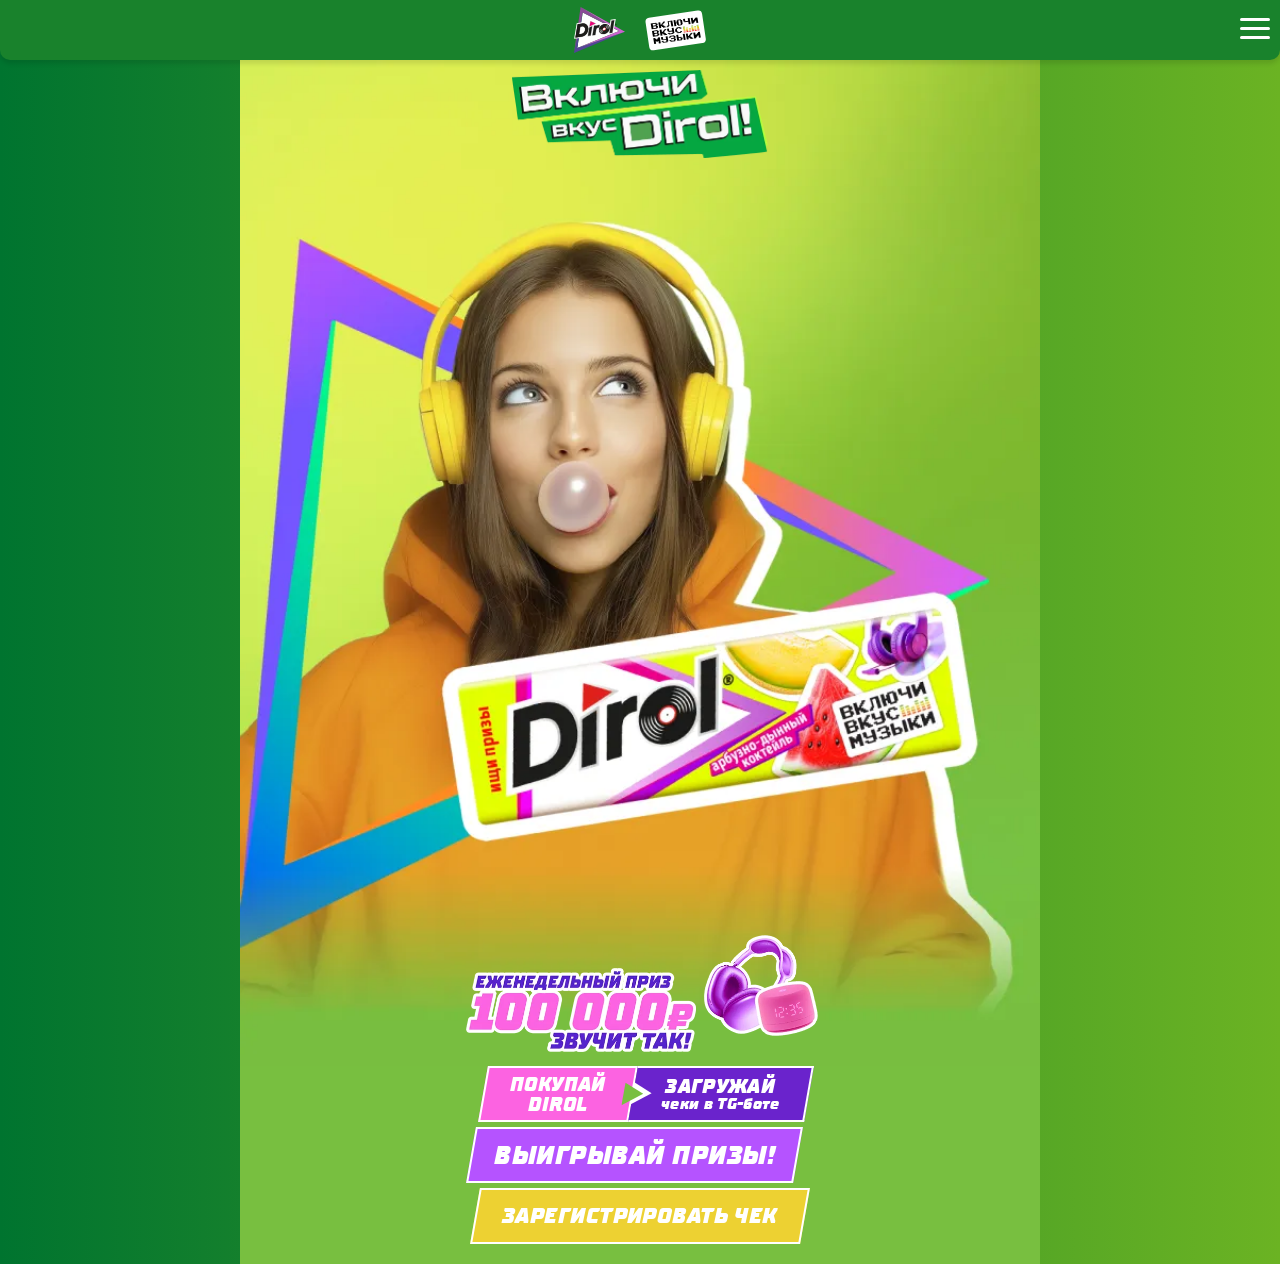
<file: index.html>
<!doctype html>
<html lang="ru">
  <head>
    <meta charset="utf-8" />
    <link rel="icon" type="image/x-icon" href="./assets/img/favicon.ico" />
    <meta name="theme-color" content="#19822c" />
    <meta name="description" content="Dirol dental care мятные вкусы с заботой о полости рта" />
    <meta http-equiv="X-UA-Compatible" content="IE=edge" />
    <meta name="viewport" content="width=device-width, initial-scale=1.0" />

    <link rel="stylesheet" href="./assets/css/styles.min.css" />
    <title>Включи вкус Dirol</title>
    <!-- Yandex.Metrika counter -->
    <script type="text/javascript">
      (function (m, e, t, r, i, k, a) {
        m[i] =
          m[i] ||
          function () {
            (m[i].a = m[i].a || []).push(arguments);
          };
        m[i].l = 1 * new Date();
        for (var j = 0; j < document.scripts.length; j++) {
          if (document.scripts[j].src === r) {
            return;
          }
        }
        ((k = e.createElement(t)), (a = e.getElementsByTagName(t)[0]), (k.async = 1), (k.src = r), a.parentNode.insertBefore(k, a));
      })(window, document, 'script', 'https://mc.yandex.ru/metrika/tag.js?id=106871882', 'ym');

      ym(106871882, 'init', {
        ssr: true,
        webvisor: true,
        clickmap: true,
        ecommerce: 'dataLayer',
        referrer: document.referrer,
        url: location.href,
        accurateTrackBounce: true,
        trackLinks: true,
      });
    </script>
    <noscript
      ><div><img src="https://mc.yandex.ru/watch/106871882" style="position: absolute; left: -9999px" alt="" /></div
    ></noscript>
    <!-- /Yandex.Metrika counter -->
  </head>
  <body class="body">
    <!--PRELOADER-->
    <div class="preloader"></div>

    <!--HEADER-->
    <header class="header" data-header>
      <a href="./" class="logo"><img src="./assets/img/svg/logo.svg" alt="Dirol logo" /></a>
      <a href="./" class="logo"><img src="./assets/img/svg/logo-music.svg" alt="Dirol logo" /></a>
    </header>

    <!--NAVIGATION-->
    <nav class="navigation">
      <ul class="menu">
        <li><a href="./create-treck" class="menu__link">Сделать трек из фото</a></li>
        <li><a href="#" class="menu__link">Загрузить чек</a></li>
        <li><a href="./lk" class="menu__link">Личный кабинет</a></li>
        <li><a href="#" class="menu__link">Об акции</a></li>
        <li><a href="./prizes" class="menu__link">Призы</a></li>
        <li><a href="./winners" class="menu__link">Победители</a></li>
        <li><a href="#" class="menu__link">Помощь</a></li>
      </ul>
    </nav>

    <!--BURGER BUTTON-->
    <button class="burger">
      <span>Меню бургер</span>
    </button>

    <!--MAIN-->
    <main class="main">
      <section class="section section--hero">
        <div class="container">
          <div class="hero-images">
            <h1 hidden>Включи вкус Dirol</h1>
            <img src="./assets/img/hero/hero-title.webp" alt="Dirol title" class="hero-images__title" />
            <img src="./assets/img/hero/hero-subtitle.webp" alt="Dirol title" class="hero-images__subtitle" />
            <img src="./assets/img/hero/headphones.webp" alt="Dirol title" class="hero-images__headphones" />
          </div>

          <div class="hero-buttons">
            <span class="hero-button hero-button--pink">
              <b>Покупай<br />dirol</b>
            </span>
            <span class="hero-button hero-button--blue">
              <span><b>Загружай</b><br />чеки в TG-боте</span>
            </span>
            <span class="hero-button hero-button--viola">
              <strong>Выигрывай призы!</strong>
            </span>
            <span class="hero-button hero-button--yellow">
              <strong>Зарегистрировать чек</strong>
            </span>
          </div>
        </div>
      </section>
    </main>

    <script src="./assets/js/scripts.js" type="module"></script>
  </body>
</html>
</file>
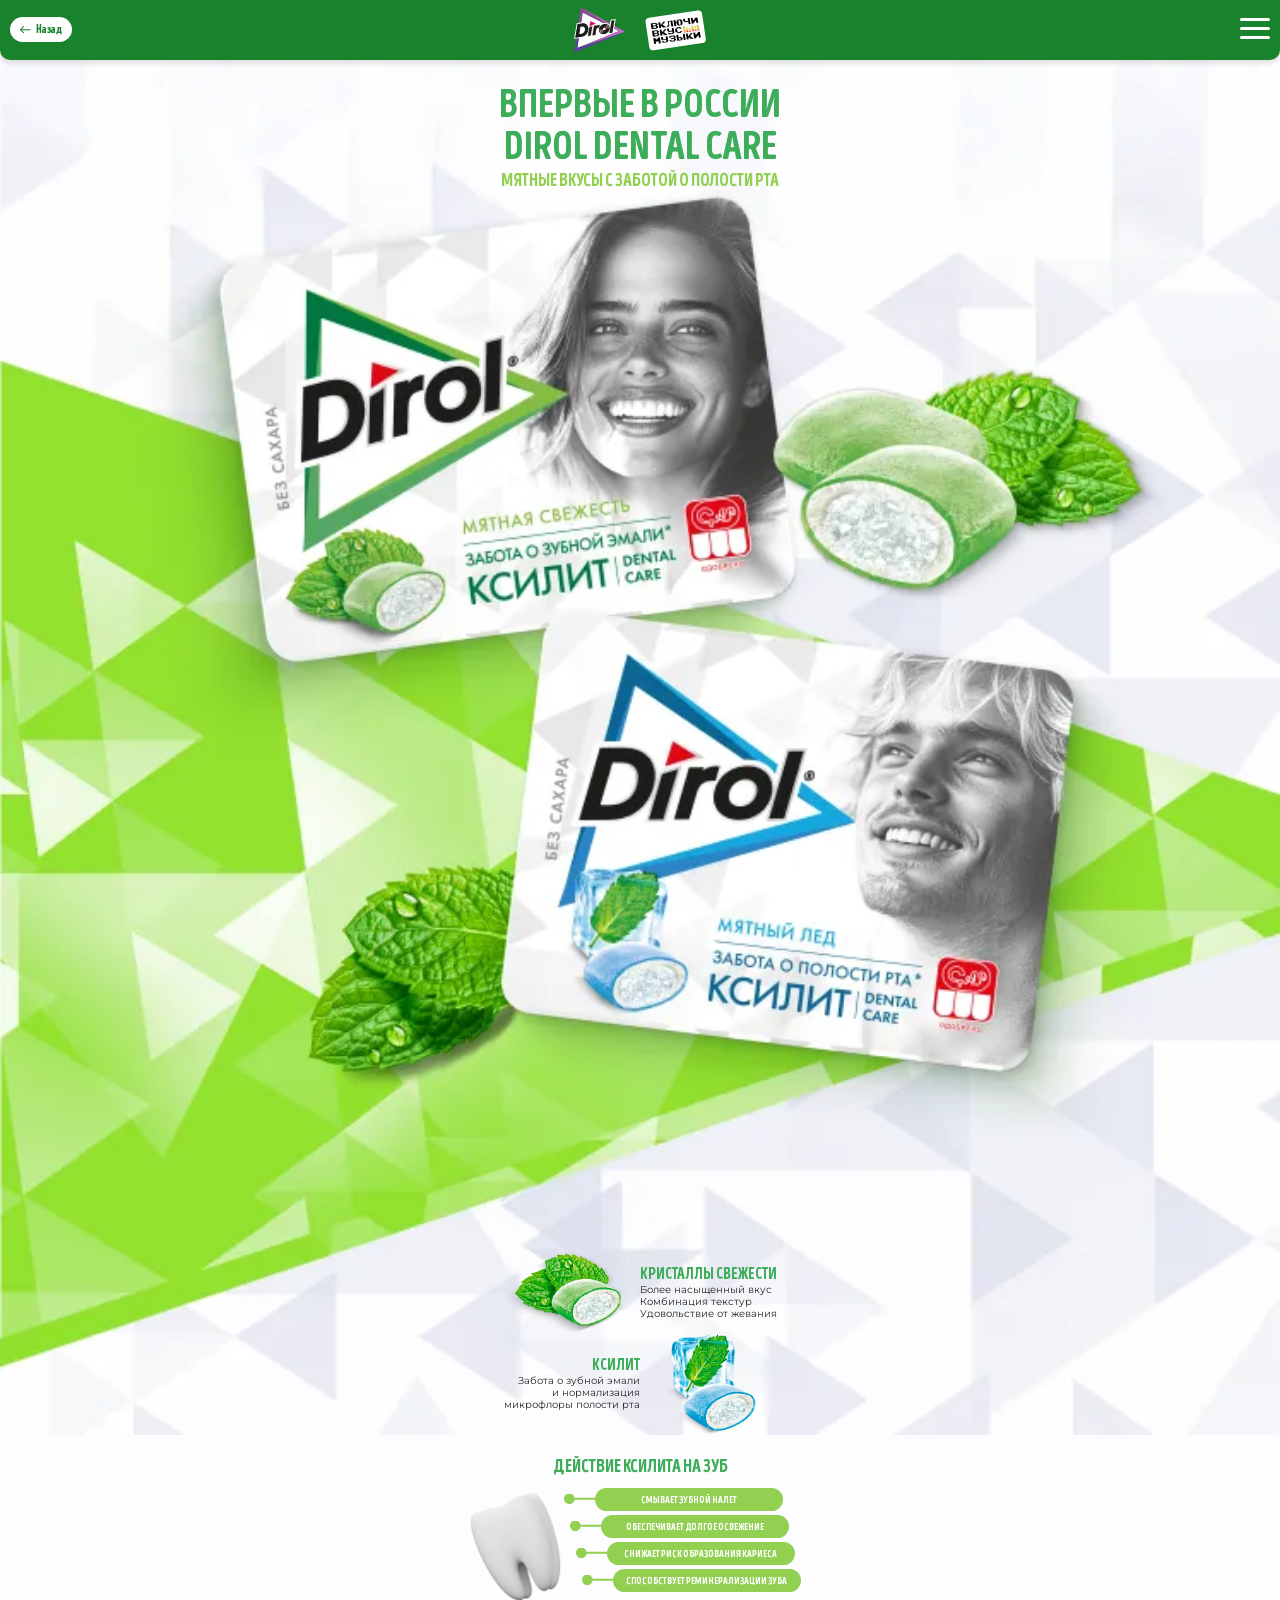
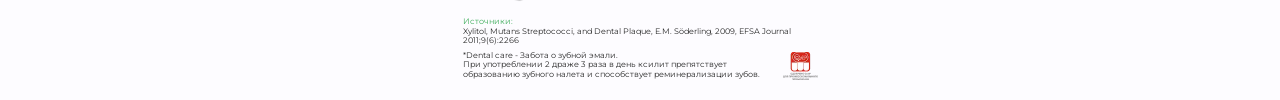
<file: about/index.html>
<!doctype html>
<html lang="ru">
  <head>
    <meta charset="utf-8" />
    <link rel="icon" type="image/x-icon" href="./../assets/img/favicon.ico" />
    <meta name="theme-color" content="#19822c" />
    <meta name="description" content="Dirol dental care мятные вкусы с заботой о полости рта" />
    <meta http-equiv="X-UA-Compatible" content="IE=edge" />
    <meta name="viewport" content="width=device-width, initial-scale=1.0" />

    <link rel="stylesheet" href="./../assets/css/styles.min.css" />
    <title>Об акции</title>
    <!-- Yandex.Metrika counter -->
    <script type="text/javascript">
      (function (m, e, t, r, i, k, a) {
        m[i] =
          m[i] ||
          function () {
            (m[i].a = m[i].a || []).push(arguments);
          };
        m[i].l = 1 * new Date();
        for (var j = 0; j < document.scripts.length; j++) {
          if (document.scripts[j].src === r) {
            return;
          }
        }
        ((k = e.createElement(t)), (a = e.getElementsByTagName(t)[0]), (k.async = 1), (k.src = r), a.parentNode.insertBefore(k, a));
      })(window, document, 'script', 'https://mc.yandex.ru/metrika/tag.js?id=106871882', 'ym');

      ym(106871882, 'init', {
        ssr: true,
        webvisor: true,
        clickmap: true,
        ecommerce: 'dataLayer',
        referrer: document.referrer,
        url: location.href,
        accurateTrackBounce: true,
        trackLinks: true,
      });
    </script>
    <noscript
      ><div><img src="https://mc.yandex.ru/watch/106871882" style="position: absolute; left: -9999px" alt="" /></div
    ></noscript>
    <!-- /Yandex.Metrika counter -->
  </head>
  <body class="body">
    <!--PRELOADER-->
    <div class="preloader"></div>

    <!--HEADER-->
    <header class="header" data-header>
      <a href="./../" class="go-back"><span>Назад</span></a>
      <a href="./../" class="logo"><img src="./../assets/img/svg/logo.svg" alt="Dirol logo" /></a>
      <a href="./../" class="logo"><img src="./../assets/img/svg/logo-music.svg" alt="Dirol logo" /></a>
    </header>

    <!--NAVIGATION-->
    <nav class="navigation">
      <ul class="menu">
        <li><a href="./../create-treck" class="menu__link">Сделать трек из фото</a></li>
        <li><a href="#" class="menu__link">Загрузить чек</a></li>
        <li><a href="./../lk" class="menu__link">Личный кабинет</a></li>
        <li><a href="#" class="menu__link">Об акции</a></li>
        <li><a href="./../prizes" class="menu__link">Призы</a></li>
        <li><a href="./../winners" class="menu__link">Победители</a></li>
        <li><a href="#" class="menu__link">Помощь</a></li>
      </ul>
    </nav>

    <!--BURGER BUTTON-->
    <button class="burger">
      <span>Меню бургер</span>
    </button>

    <!--MAIN-->
    <main class="main">
      <section class="section section--about">
        <div class="container">
          <h1 class="about-titles">
            <span class="title title--40">ВПЕРВЫЕ В&nbsp;РОССИИ<br />DIROL DENTAL CARE</span>
            <span class="title title--18">МЯТНЫЕ ВКУСЫ С ЗАБОТОЙ О ПОЛОСТИ РТА</span>
          </h1>

          <div class="about">
            <ul>
              <li>
                <div class="about__image">
                  <img src="./../assets/img/about/green.webp" alt="Dirol кристаллы свежести" />
                </div>
                <div class="about__text">
                  <strong>кристаллы свежести</strong>
                  <span>Более насыщенный вкус <br />Комбинация текстур <br />Удовольствие от жевания</span>
                </div>
              </li>
              <li>
                <div class="about__image">
                  <img src="./../assets/img/about/blue.webp" alt="Dirol ксилит" />
                </div>
                <div class="about__text">
                  <strong>КСИЛИТ</strong>
                  <span> Забота о зубной эмали <br />и нормализация <br />микрофлоры полости рта</span>
                </div>
              </li>
            </ul>
          </div>

          <div class="tooth">
            <h2 class="title title--18">Действие ксилита на зуб</h2>
            <img src="./../assets/img/about/tooth.webp" alt="tooth" class="tooth__image" />
            <ul class="tooth__text">
              <li>Смывает зубной налет</li>
              <li>Обеспечивает долгое освежение</li>
              <li>Снижает риск образования кариеса</li>
              <li>Способствует реминерализации зуба</li>
            </ul>
          </div>

          <div class="about-footer">
            <p>
              <span class="green">Источники:</span> <br />Xylitol, Mutans Streptococci, and Dental Plaque, E.M. Söderling, 2009, EFSA Journal
              2011;9(6):2266
            </p>
            <p>
              *Dental care - Забота о&nbsp;зубной эмали. <br />
              При употреблении 2&nbsp;драже 3&nbsp;раза в&nbsp;день ксилит препятствует <br />
              образованию зубного налета и&nbsp;способствует реминерализации&nbsp;зубов.
            </p>
          </div>
        </div>
      </section>
    </main>

    <script src="./../assets/js/scripts.js" type="module"></script>
  </body>
</html>
</file>
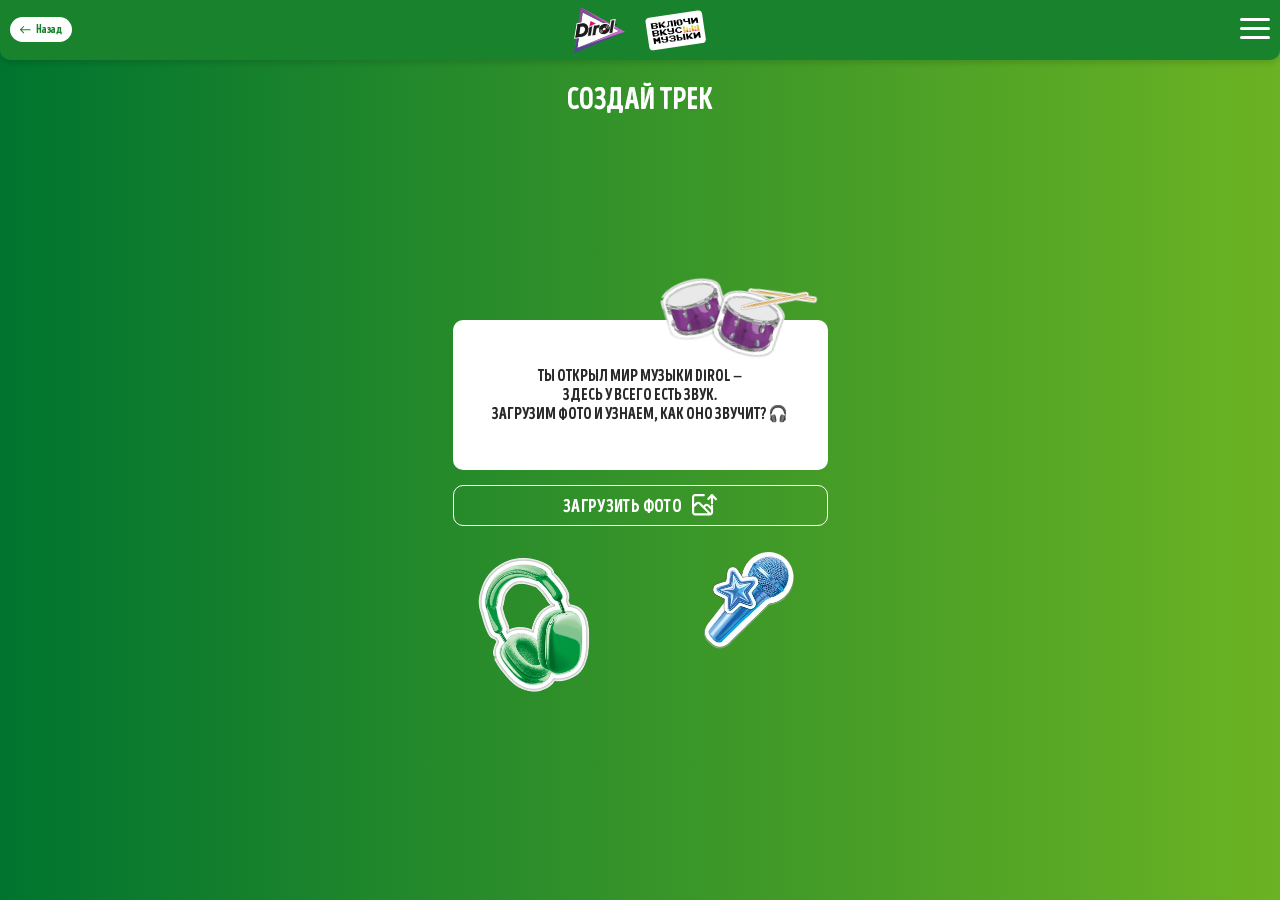
<file: create-treck/index.html>
<!doctype html>
<html lang="ru">
  <head>
    <meta charset="utf-8" />
    <link rel="icon" type="image/x-icon" href="./../assets/img/favicon.ico" />
    <meta name="theme-color" content="#19822c" />
    <meta name="description" content="Dirol dental care мятные вкусы с заботой о полости рта" />
    <meta http-equiv="X-UA-Compatible" content="IE=edge" />
    <meta name="viewport" content="width=device-width, initial-scale=1.0" />

    <link rel="stylesheet" href="./../assets/css/styles.min.css" />
    <title>Создай трек</title>
    <!-- Yandex.Metrika counter -->
    <script type="text/javascript">
      (function (m, e, t, r, i, k, a) {
        m[i] =
          m[i] ||
          function () {
            (m[i].a = m[i].a || []).push(arguments);
          };
        m[i].l = 1 * new Date();
        for (var j = 0; j < document.scripts.length; j++) {
          if (document.scripts[j].src === r) {
            return;
          }
        }
        ((k = e.createElement(t)), (a = e.getElementsByTagName(t)[0]), (k.async = 1), (k.src = r), a.parentNode.insertBefore(k, a));
      })(window, document, 'script', 'https://mc.yandex.ru/metrika/tag.js?id=106871882', 'ym');

      ym(106871882, 'init', {
        ssr: true,
        webvisor: true,
        clickmap: true,
        ecommerce: 'dataLayer',
        referrer: document.referrer,
        url: location.href,
        accurateTrackBounce: true,
        trackLinks: true,
      });
    </script>
    <noscript
      ><div><img src="https://mc.yandex.ru/watch/106871882" style="position: absolute; left: -9999px" alt="" /></div
    ></noscript>
    <!-- /Yandex.Metrika counter -->
  </head>
  <body class="body">
    <!--PRELOADER-->
    <div class="preloader"></div>

    <!--HEADER-->
    <header class="header" data-header>
      <a href="./../" class="go-back"><span>Назад</span></a>
      <a href="./../" class="logo"><img src="./../assets/img/svg/logo.svg" alt="Dirol logo" /></a>
      <a href="./../" class="logo"><img src="./../assets/img/svg/logo-music.svg" alt="Dirol logo" /></a>
    </header>

    <!--NAVIGATION-->
    <nav class="navigation">
      <ul class="menu">
        <li><a href="./../create-treck" class="menu__link">Сделать трек из фото</a></li>
        <li><a href="#" class="menu__link">Загрузить чек</a></li>
        <li><a href="./../lk" class="menu__link">Личный кабинет</a></li>
        <li><a href="#" class="menu__link">Об акции</a></li>
        <li><a href="./../prizes" class="menu__link">Призы</a></li>
        <li><a href="./../winners" class="menu__link">Победители</a></li>
        <li><a href="#" class="menu__link">Помощь</a></li>
      </ul>
    </nav>

    <!--BURGER BUTTON-->
    <button class="burger">
      <span>Меню бургер</span>
    </button>

    <!--MAIN-->
    <main class="main">
      <section class="section section--prizes">
        <h1 class="title">Создай трек</h1>
        <div class="container">
          <div class="create-track">
            <div class="description">
              <img src="./../assets/img/fruits/drums.webp" alt="drums" class="drums" />
              <p>Ты открыл мир музыки Dirol —<br />здесь у всего есть звук.<br />Загрузим фото и узнаем, как оно звучит? 🎧</p>
            </div>

            <!--ПРИМЕР ОБРАБОТКИ ФОРМЫ ЗАГРУЗКИ-->
            <script>
              const sendUploadedFile = e => {
                e.preventDefault();
                const form = e.target;
                const formData = new FormData(form);

                // Получаем загруженное фото из формы
                const photo = formData.get('photo');

                // Что-то с ним делаем и переходим на квиз (action="./../quiz")
                console.log(photo);
                window.location.href = form.action;
              };
            </script>

            <form action="./../quiz" class="form upload-form" data-state="empty" novalidate onsubmit="sendUploadedFile(event)">
              <!-- Скрытый input -->
              <input type="file" name="photo" id="upload-photo" hidden />

              <div class="upload-card">
                <div class="upload-preview"></div>
                <div class="upload-info">
                  <div class="upload-filename"></div>
                  <div class="upload-size"></div>
                  <div class="upload-message"></div>
                </div>
                <button type="button" class="delete-button" aria-label="Удалить фото"></button>
              </div>

              <label for="upload-photo" class="button full big">
                <span class="upload-button-text">ЗАГРУЗИТЬ ФОТО</span>
                <img src="./../assets/img/svg/upload.svg" alt="upload icon" />
              </label>

              <button type="submit" class="button big full"><span>Готово</span></button>
            </form>
          </div>

          <div class="headphone-and-mic">
            <img src="./../assets/img/fruits/headphones.webp" alt="headphones" class="headphones move-1" />
            <img src="./../assets/img/fruits/mic.webp" alt="microphone" class="microphone animatedIcon move-2" />
          </div>
        </div>
      </section>
    </main>

    <script src="./../assets/js/scripts.js" type="module"></script>
  </body>
</html>
</file>
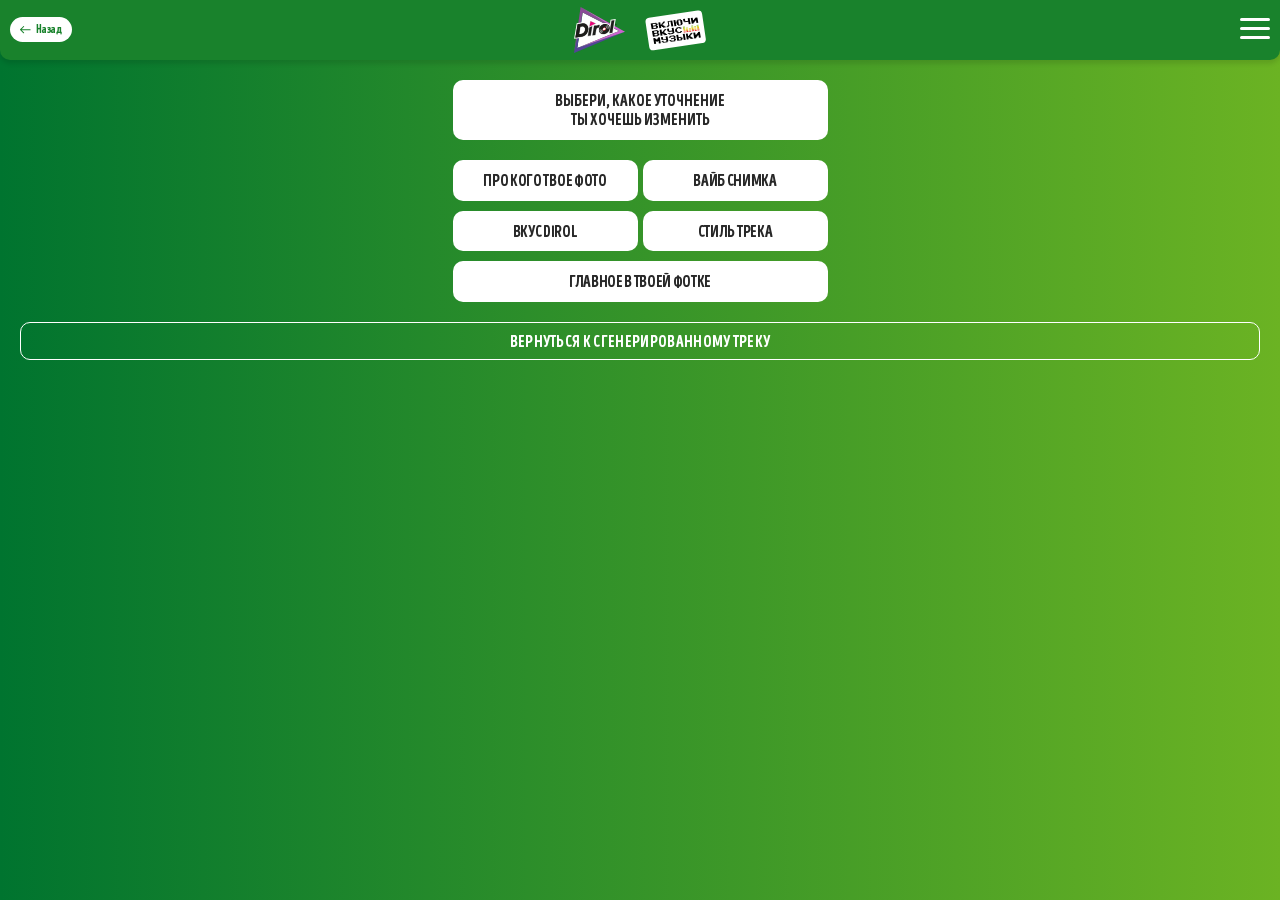
<file: fix/index.html>
<!doctype html>
<html lang="ru">
  <head>
    <meta charset="utf-8" />
    <link rel="icon" type="image/x-icon" href="./../assets/img/favicon.ico" />
    <meta name="theme-color" content="#19822c" />
    <meta name="description" content="Dirol dental care мятные вкусы с заботой о полости рта" />
    <meta http-equiv="X-UA-Compatible" content="IE=edge" />
    <meta name="viewport" content="width=device-width, initial-scale=1.0" />

    <link rel="stylesheet" href="./../assets/css/styles.min.css" />
    <title>Внести исправления в текущий трек</title>
    <!-- Yandex.Metrika counter -->
    <script type="text/javascript">
      (function (m, e, t, r, i, k, a) {
        m[i] =
          m[i] ||
          function () {
            (m[i].a = m[i].a || []).push(arguments);
          };
        m[i].l = 1 * new Date();
        for (var j = 0; j < document.scripts.length; j++) {
          if (document.scripts[j].src === r) {
            return;
          }
        }
        ((k = e.createElement(t)), (a = e.getElementsByTagName(t)[0]), (k.async = 1), (k.src = r), a.parentNode.insertBefore(k, a));
      })(window, document, 'script', 'https://mc.yandex.ru/metrika/tag.js?id=106871882', 'ym');

      ym(106871882, 'init', {
        ssr: true,
        webvisor: true,
        clickmap: true,
        ecommerce: 'dataLayer',
        referrer: document.referrer,
        url: location.href,
        accurateTrackBounce: true,
        trackLinks: true,
      });
    </script>
    <noscript
      ><div><img src="https://mc.yandex.ru/watch/106871882" style="position: absolute; left: -9999px" alt="" /></div
    ></noscript>
    <!-- /Yandex.Metrika counter -->
  </head>
  <body class="body">
    <!--PRELOADER-->
    <div class="preloader"></div>

    <!--HEADER-->
    <header class="header" data-header>
      <a href="./../" class="go-back"><span>Назад</span></a>
      <a href="./../" class="logo"><img src="./../assets/img/svg/logo.svg" alt="Dirol logo" /></a>
      <a href="./../" class="logo"><img src="./../assets/img/svg/logo-music.svg" alt="Dirol logo" /></a>
    </header>

    <!--NAVIGATION-->
    <nav class="navigation">
      <ul class="menu">
        <li><a href="./../create-treck" class="menu__link">Сделать трек из фото</a></li>
        <li><a href="#" class="menu__link">Загрузить чек</a></li>
        <li><a href="./../lk" class="menu__link">Личный кабинет</a></li>
        <li><a href="#" class="menu__link">Об акции</a></li>
        <li><a href="./../prizes" class="menu__link">Призы</a></li>
        <li><a href="./../winners" class="menu__link">Победители</a></li>
        <li><a href="#" class="menu__link">Помощь</a></li>
      </ul>
    </nav>

    <!--BURGER BUTTON-->
    <button class="burger">
      <span>Меню бургер</span>
    </button>

    <!--MAIN-->
    <main class="main">
      <section class="section section--winners">
        <div class="container">
          <div class="description">
            <p>Выбери, какое уточнение <br />ты хочешь изменить</p>
          </div>

          <div class="fix">
            <form action="#" class="form" novalidate>
              <label class="label">
                <input type="radio" name="fix" value="Про кого твое фото" class="radio" onchange="window.location.href = './../quiz/?q=2'" />
                <span>Про кого твое фото</span>
              </label>

              <label class="label">
                <input type="radio" name="fix" value="Вайб снимка" class="radio" onchange="window.location.href = './../quiz/?q=3'" />
                <span>Вайб снимка</span>
              </label>

              <label class="label">
                <input type="radio" name="fix" value="Вкус Dirol" class="radio" onchange="window.location.href = './../quiz/?q=6'" />
                <span>Вкус Dirol</span>
              </label>

              <label class="label">
                <input type="radio" name="fix" value="Стиль трека" class="radio" onchange="window.location.href = './../quiz/?q=5'" />
                <span>Стиль трека</span>
              </label>

              <label class="label">
                <input type="radio" name="fix" value="Главное в твоей фотке" class="radio" onchange="window.location.href = './../quiz/?q=4'" />
                <span>Главное в твоей фотке</span>
              </label>
            </form>
          </div>

          <div class="buttons">
            <a href="./../result" class="button full"><span>Вернуться к сгенерированному треку</span></a>
          </div>
        </div>
      </section>
    </main>

    <script src="./../assets/js/scripts.js" type="module"></script>
  </body>
</html>
</file>
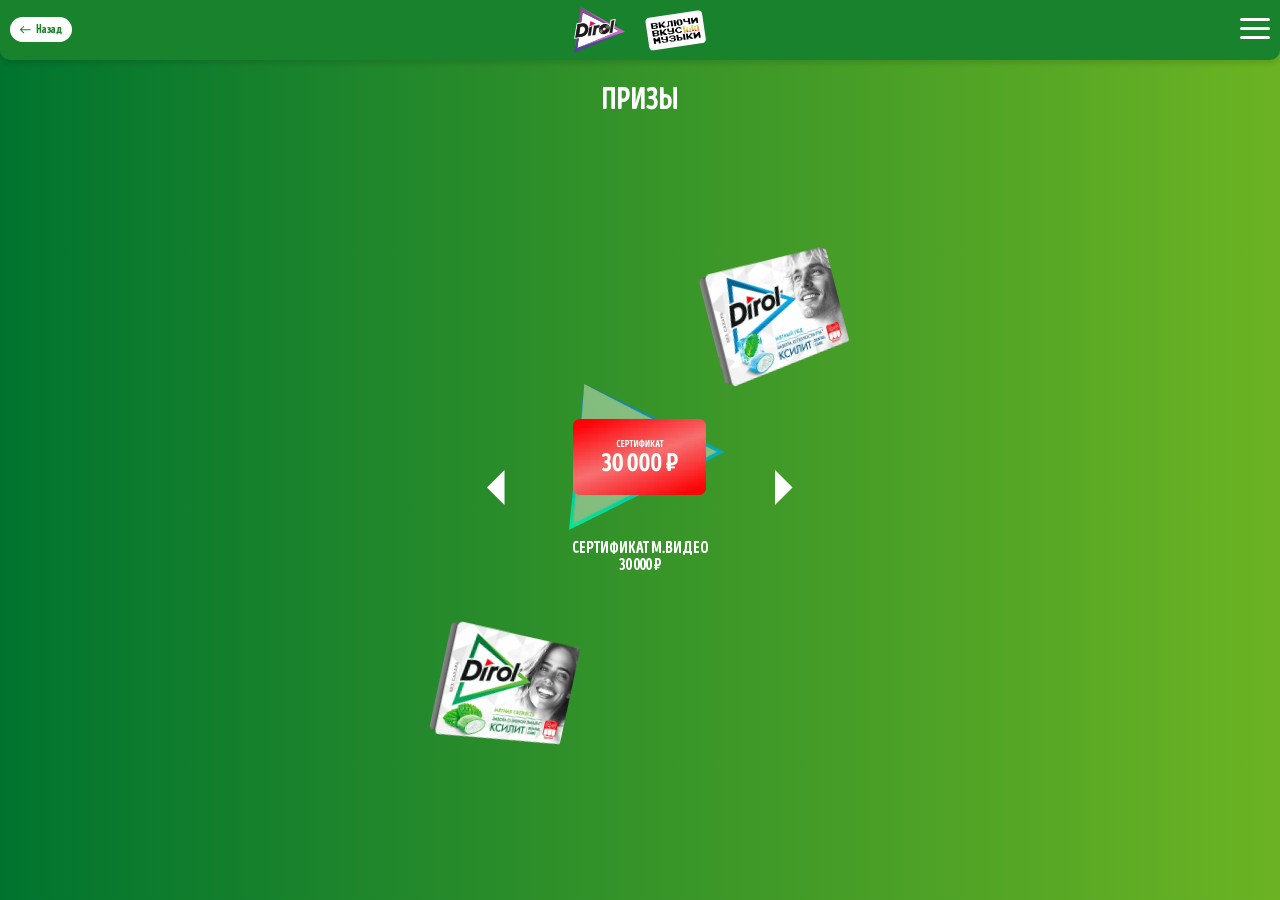
<file: prizes/index.html>
<!doctype html>
<html lang="ru">
  <head>
    <meta charset="utf-8" />
    <link rel="icon" type="image/x-icon" href="./../assets/img/favicon.ico" />
    <meta name="theme-color" content="#19822c" />
    <meta name="description" content="Dirol dental care мятные вкусы с заботой о полости рта" />
    <meta http-equiv="X-UA-Compatible" content="IE=edge" />
    <meta name="viewport" content="width=device-width, initial-scale=1.0" />

    <link rel="stylesheet" href="https://cdn.jsdelivr.net/npm/swiper@11/swiper-bundle.min.css" />
    <link rel="stylesheet" href="./../assets/css/styles.min.css" />
    <title>Включи вкус Dirol | Призы</title>
    <!-- Yandex.Metrika counter -->
    <script type="text/javascript">
      (function (m, e, t, r, i, k, a) {
        m[i] =
          m[i] ||
          function () {
            (m[i].a = m[i].a || []).push(arguments);
          };
        m[i].l = 1 * new Date();
        for (var j = 0; j < document.scripts.length; j++) {
          if (document.scripts[j].src === r) {
            return;
          }
        }
        ((k = e.createElement(t)), (a = e.getElementsByTagName(t)[0]), (k.async = 1), (k.src = r), a.parentNode.insertBefore(k, a));
      })(window, document, 'script', 'https://mc.yandex.ru/metrika/tag.js?id=106871882', 'ym');

      ym(106871882, 'init', {
        ssr: true,
        webvisor: true,
        clickmap: true,
        ecommerce: 'dataLayer',
        referrer: document.referrer,
        url: location.href,
        accurateTrackBounce: true,
        trackLinks: true,
      });
    </script>
    <noscript
      ><div><img src="https://mc.yandex.ru/watch/106871882" style="position: absolute; left: -9999px" alt="" /></div
    ></noscript>
    <!-- /Yandex.Metrika counter -->
  </head>
  <body class="body">
    <!--PRELOADER-->
    <div class="preloader"></div>

    <!--HEADER-->
    <header class="header" data-header>
      <a href="./../" class="go-back"><span>Назад</span></a>
      <a href="./../" class="logo"><img src="./../assets/img/svg/logo.svg" alt="Dirol logo" /></a>
      <a href="./../" class="logo"><img src="./../assets/img/svg/logo-music.svg" alt="Dirol logo" /></a>
    </header>

    <!--NAVIGATION-->
    <nav class="navigation">
      <ul class="menu">
        <li><a href="./../create-treck" class="menu__link">Сделать трек из фото</a></li>
        <li><a href="#" class="menu__link">Загрузить чек</a></li>
        <li><a href="./../lk" class="menu__link">Личный кабинет</a></li>
        <li><a href="#" class="menu__link">Об акции</a></li>
        <li><a href="./../prizes" class="menu__link">Призы</a></li>
        <li><a href="./../winners" class="menu__link">Победители</a></li>
        <li><a href="#" class="menu__link">Помощь</a></li>
      </ul>
    </nav>

    <!--BURGER BUTTON-->
    <button class="burger">
      <span>Меню бургер</span>
    </button>

    <!--MAIN-->
    <main class="main">
      <section class="section section--prizes" data-slider data-loop="true">
        <h1 class="title">Призы</h1>
        <div class="container">
          <div class="swiper prizes with--images">
            <div class="swiper-wrapper">
              <!--PRIZE 1-->
              <div class="swiper-slide">
                <img src="./../assets/img/prizes/1.webp" alt="Dirol" />
                <p>Сертификат М.видео <br />30&nbsp;000&nbsp;₽</p>
              </div>

              <!--PRIZE 2-->
              <div class="swiper-slide">
                <img src="./../assets/img/prizes/2.webp" alt="Dirol" />
                <p>Сертификат<br />Яндекс Афиша</p>
              </div>

              <!--PRIZE 3-->
              <div class="swiper-slide">
                <img src="./../assets/img/prizes/3.webp" alt="Dirol" />
                <p>Универсальный<br />подарочный сертификат<br />"Дарить легко"</p>
              </div>

              <!--PRIZE 4-->
              <div class="swiper-slide">
                <img src="./../assets/img/prizes/4.webp" alt="Dirol" />
                <a href="./../about" class="slider-button">
                  <span>узнать больше<br />о новых продуктах</span>
                </a>
              </div>

              <!--PRIZE 5-->
              <div class="swiper-slide">
                <img src="./../assets/img/prizes/5.webp" alt="Dirol" />
                <p>Сертификат М.видео<br />2&nbsp;000&nbsp;₽</p>
              </div>

              <!--PRIZE 6-->
              <div class="swiper-slide">
                <img src="./../assets/img/prizes/6.webp" alt="Dirol" />
                <p>денежный приз</p>
              </div>

              <!--PRIZE 7-->
              <div class="swiper-slide">
                <img src="./../assets/img/prizes/7.webp" alt="Dirol" />
                <p>денежный приз</p>
              </div>

              <!--PRIZE 8-->
              <div class="swiper-slide">
                <img src="./../assets/img/prizes/8.webp" alt="Dirol" />
                <p>Сертификат М.видео<br />20&nbsp;000&nbsp;₽</p>
              </div>

              <!--PRIZE 9-->
              <div class="swiper-slide">
                <img src="./../assets/img/prizes/9.webp" alt="Dirol" />
                <p>Сертификат М.видео<br />3&nbsp;000&nbsp;₽</p>
              </div>
            </div>

            <div class="arrow" data-arrow-prev></div>
            <div class="arrow" data-arrow-next></div>
          </div>
        </div>
      </section>
    </main>

    <script src="https://cdn.jsdelivr.net/npm/swiper@11/swiper-bundle.min.js"></script>
    <script src="./../assets/js/scripts.js" type="module"></script>
  </body>
</html>
</file>
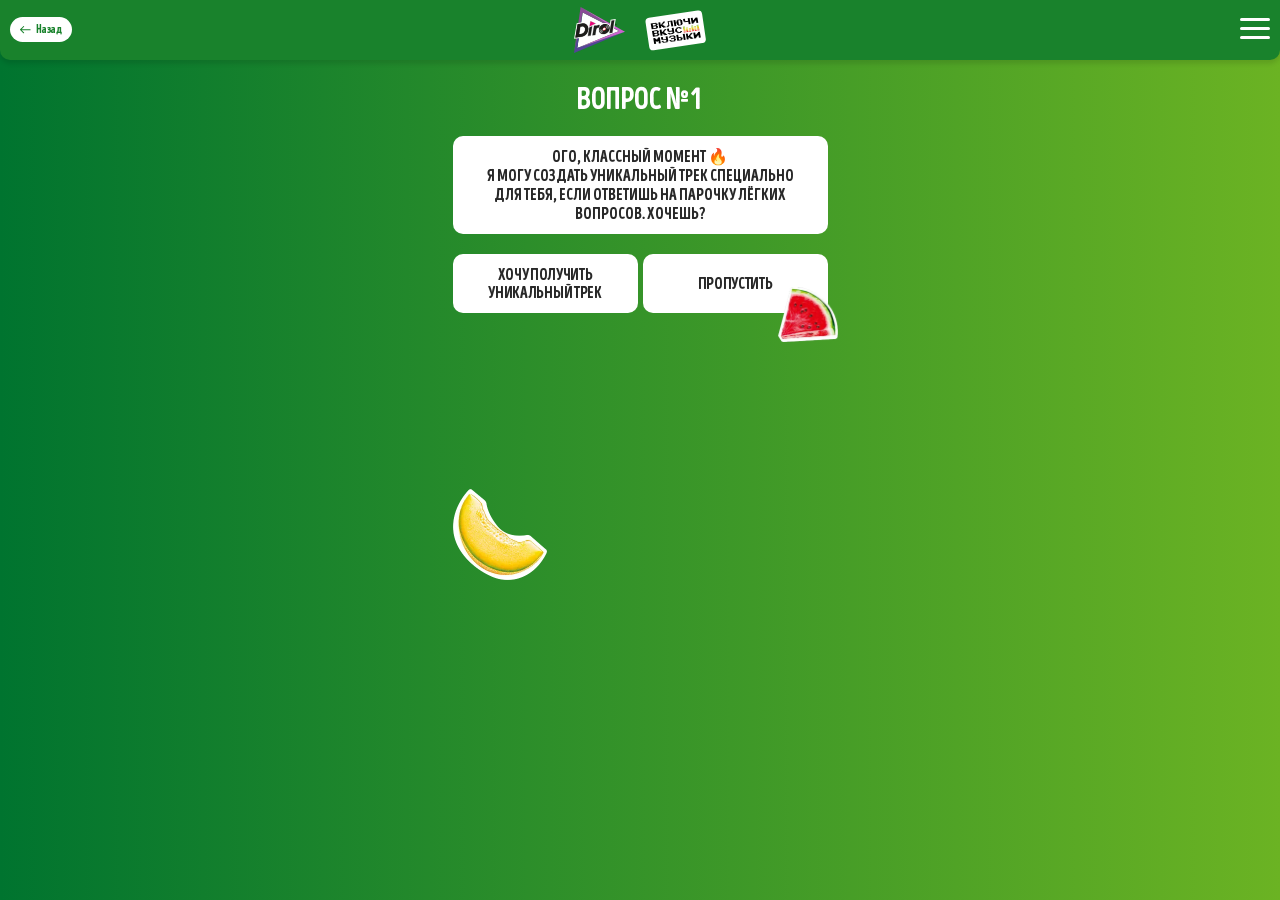
<file: quiz/index.html>
<!doctype html>
<html lang="ru">
  <head>
    <meta charset="utf-8" />
    <link rel="icon" type="image/x-icon" href="./../assets/img/favicon.ico" />
    <meta name="theme-color" content="#19822c" />
    <meta name="description" content="Dirol dental care мятные вкусы с заботой о полости рта" />
    <meta http-equiv="X-UA-Compatible" content="IE=edge" />
    <meta name="viewport" content="width=device-width, initial-scale=1.0" />

    <link rel="stylesheet" href="https://cdn.jsdelivr.net/npm/swiper@11/swiper-bundle.min.css" />
    <link rel="stylesheet" href="./../assets/css/styles.min.css" />
    <title>Квиз</title>
    <!-- Yandex.Metrika counter -->
    <script type="text/javascript">
      (function (m, e, t, r, i, k, a) {
        m[i] =
          m[i] ||
          function () {
            (m[i].a = m[i].a || []).push(arguments);
          };
        m[i].l = 1 * new Date();
        for (var j = 0; j < document.scripts.length; j++) {
          if (document.scripts[j].src === r) {
            return;
          }
        }
        ((k = e.createElement(t)), (a = e.getElementsByTagName(t)[0]), (k.async = 1), (k.src = r), a.parentNode.insertBefore(k, a));
      })(window, document, 'script', 'https://mc.yandex.ru/metrika/tag.js?id=106871882', 'ym');

      ym(106871882, 'init', {
        ssr: true,
        webvisor: true,
        clickmap: true,
        ecommerce: 'dataLayer',
        referrer: document.referrer,
        url: location.href,
        accurateTrackBounce: true,
        trackLinks: true,
      });
    </script>
    <noscript
      ><div><img src="https://mc.yandex.ru/watch/106871882" style="position: absolute; left: -9999px" alt="" /></div
    ></noscript>
    <!-- /Yandex.Metrika counter -->
  </head>
  <body class="body">
    <!--PRELOADER-->
    <div class="preloader"></div>

    <!--HEADER-->
    <header class="header" data-header>
      <a href="./../" class="go-back"><span>Назад</span></a>
      <a href="./../" class="logo"><img src="./../assets/img/svg/logo.svg" alt="Dirol logo" /></a>
      <a href="./../" class="logo"><img src="./../assets/img/svg/logo-music.svg" alt="Dirol logo" /></a>
    </header>

    <!--NAVIGATION-->
    <nav class="navigation">
      <ul class="menu">
        <li><a href="./../create-treck" class="menu__link">Сделать трек из фото</a></li>
        <li><a href="#" class="menu__link">Загрузить чек</a></li>
        <li><a href="./../lk" class="menu__link">Личный кабинет</a></li>
        <li><a href="#" class="menu__link">Об акции</a></li>
        <li><a href="./../prizes" class="menu__link">Призы</a></li>
        <li><a href="./../winners" class="menu__link">Победители</a></li>
        <li><a href="#" class="menu__link">Помощь</a></li>
      </ul>
    </nav>

    <!--BURGER BUTTON-->
    <button class="burger">
      <span>Меню бургер</span>
    </button>

    <!--MAIN-->
    <main class="main">
      <section class="section section--quiz" data-slider="quiz" data-allow-touch-move="false" data-auto-height="true">
        <div class="container">
          <h1 class="title">Вопрос №<span data-question-number>1</span></h1>

          <!--КВИЗ-->
          <div class="swiper quiz">
            <div class="swiper-wrapper">
              <!--ВОПРОС НОМЕР 1-->
              <div class="swiper-slide">
                <div class="description">
                  <p>
                    Ого, классный момент 🔥 <br />
                    Я могу создать уникальный трек специально<br />
                    для тебя, если ответишь на парочку лёгких вопросов. Хочешь?
                  </p>
                </div>

                <form action="#" class="form" novalidate>
                  <label class="label">
                    <input
                      type="radio"
                      name="unique"
                      value="true"
                      class="radio"
                      onchange="window.quiz.set('unique', true)"
                      onclick="goToSlide('quiz', 2)"
                    />
                    <span>Хочу получить<br />уникальный трек</span>
                  </label>

                  <label class="label">
                    <input
                      type="radio"
                      name="unique"
                      value="false"
                      class="radio"
                      onchange="window.quiz.set('unique', false)"
                      onclick="window.location.href = './../result'"
                    />
                    <span>Пропустить</span>
                    <img src="./../assets/img/fruits/melon2.webp" alt="melon" class="melon2 move-3" />
                  </label>
                </form>

                <img src="./../assets/img/fruits/melon1.webp" alt="melon" class="melon1 move-2" />
              </div>

              <!--ВОПРОС НОМЕР 2-->
              <div class="swiper-slide">
                <div class="description">
                  <p>Скажи, о чём он для тебя?</p>
                  <img src="./../assets/img/fruits/blueberry.webp" alt="blueberry" class="blueberry move-3" />
                </div>

                <form action="#" class="form" novalidate>
                  <label class="label">
                    <input
                      type="radio"
                      name="trackMeaning"
                      value="О чём-то личном"
                      class="radio"
                      onchange="window.quiz.set('trackMeaning', this.value)"
                      onclick="goToSlide('quiz', 3)"
                    />
                    <span>О чём-то личном</span>
                  </label>

                  <label class="label">
                    <input
                      type="radio"
                      name="trackMeaning"
                      value="О моих близких"
                      class="radio"
                      onchange="window.quiz.set('trackMeaning', this.value)"
                      onclick="goToSlide('quiz', 3)"
                    />
                    <span>О моих близких</span>
                  </label>

                  <label class="label">
                    <input
                      type="radio"
                      name="trackMeaning"
                      value="О лучших моментах с друзьями"
                      class="radio"
                      onchange="window.quiz.set('trackMeaning', this.value)"
                      onclick="goToSlide('quiz', 3)"
                    />
                    <span>О лучших моментах <br />с&nbsp;друзьями</span>
                  </label>

                  <label class="label">
                    <input
                      type="radio"
                      name="trackMeaning"
                      value="Связано с моей любовью"
                      class="radio"
                      onchange="window.quiz.set('trackMeaning', this.value)"
                      onclick="goToSlide('quiz', 3)"
                    />
                    <span>Связано <br />с моей любовью</span>
                  </label>

                  <label class="label">
                    <input
                      type="radio"
                      name="trackMeaning"
                      value="Связано с моим питомцем"
                      class="radio"
                      onchange="window.quiz.set('trackMeaning', this.value)"
                      onclick="goToSlide('quiz', 3)"
                    />
                    <span>Связано <br />с моим питомцем</span>
                  </label>

                  <label class="label">
                    <input
                      type="radio"
                      name="trackMeaning"
                      value="Случайный кадр-вдохновение"
                      class="radio"
                      onchange="window.quiz.set('trackMeaning', this.value)"
                      onclick="goToSlide('quiz', 3)"
                    />
                    <span>Случайный <br />кадр-вдохновение</span>
                  </label>

                  <label class="label">
                    <input
                      type="radio"
                      name="trackMeaning"
                      value="Про мою тусовку"
                      class="radio"
                      onchange="window.quiz.set('trackMeaning', this.value)"
                      onclick="goToSlide('quiz', 3)"
                    />
                    <span>Про мою тусовку</span>
                  </label>

                  <label class="label">
                    <input
                      type="radio"
                      name="trackMeaning"
                      value="Просто мем"
                      class="radio"
                      onchange="window.quiz.set('trackMeaning', this.value)"
                      onclick="goToSlide('quiz', 3)"
                    />
                    <span>Просто мем</span>
                  </label>
                </form>

                <div class="buttons">
                  <button
                    type="button"
                    class="button full my-variant"
                    onclick="
                      this.classList.toggle('active');
                      window.swipers?.quiz.updateAutoHeight();
                    "
                  >
                    <span>Выбрать свой вариант</span>
                  </button>
                  <label class="label">
                    <textarea
                      name="trackMeaning"
                      class="input input--textarea"
                      placeholder="Опиши своими словами, про кого твоё фото."
                      data-my-variant
                      value=""
                    ></textarea>
                  </label>
                  <button type="button" class="button full" onclick="goToSlide('quiz', 3)"><span>Пропустить описание сюжета</span></button>
                  <button type="button" class="button full" onclick="goToSlide('quiz', 1)"><span>Вернуться к прошлому шагу</span></button>
                </div>

                <button class="button button--next" onclick="goToSlide('quiz', 3)"><span>Далее</span></button>
              </div>

              <!--ВОПРОС НОМЕР 3-->
              <div class="swiper-slide">
                <div class="description">
                  <p>Огонь! 🔥 А теперь словим вайб твоего снимка. Какой&nbsp;он?</p>
                </div>

                <form action="#" class="form" novalidate>
                  <label class="label">
                    <input
                      type="radio"
                      name="imageVibe"
                      value="Чилловый"
                      class="radio"
                      onchange="window.quiz.set('imageVibe', this.value)"
                      onclick="goToSlide('quiz', 4)"
                    />
                    <span>Чилловый</span>
                  </label>
                  <label class="label">
                    <input
                      type="radio"
                      name="imageVibe"
                      value="Движовый"
                      class="radio"
                      onchange="window.quiz.set('imageVibe', this.value)"
                      onclick="goToSlide('quiz', 4)"
                    />
                    <span>Движовый</span>
                  </label>
                  <label class="label">
                    <input
                      type="radio"
                      name="imageVibe"
                      value="Романтичный"
                      class="radio"
                      onchange="window.quiz.set('imageVibe', this.value)"
                      onclick="goToSlide('quiz', 4)"
                    />
                    <span>Романтичный</span>
                  </label>
                  <label class="label">
                    <input
                      type="radio"
                      name="imageVibe"
                      value="Угарный"
                      class="radio"
                      onchange="window.quiz.set('imageVibe', this.value)"
                      onclick="goToSlide('quiz', 4)"
                    />
                    <span>Угарный</span>
                  </label>
                  <label class="label">
                    <input
                      type="radio"
                      name="imageVibe"
                      value="Драматичный"
                      class="radio"
                      onchange="window.quiz.set('imageVibe', this.value)"
                      onclick="goToSlide('quiz', 4)"
                    />
                    <span>Драматичный</span>
                  </label>
                  <label class="label">
                    <input
                      type="radio"
                      name="imageVibe"
                      value="Ми-ми-мишный"
                      class="radio"
                      onchange="window.quiz.set('imageVibe', this.value)"
                      onclick="goToSlide('quiz', 4)"
                    />
                    <span>Ми-ми-мишный</span>
                  </label>
                  <label class="label">
                    <input
                      type="radio"
                      name="imageVibe"
                      value="Эстетик core"
                      class="radio"
                      onchange="window.quiz.set('imageVibe', this.value)"
                      onclick="goToSlide('quiz', 4)"
                    />
                    <span>Эстетик core</span>
                    <img src="./../assets/img/fruits/orange.webp" alt="orange" class="orange move-3" />
                  </label>
                </form>

                <div class="buttons">
                  <button
                    type="button"
                    class="button full my-variant"
                    onclick="
                      this.classList.toggle('active');
                      window.swipers?.quiz.updateAutoHeight();
                    "
                  >
                    <span>Описать cвой вайб</span>
                  </button>
                  <label class="label">
                    <textarea
                      name="imageVibe"
                      class="input input--textarea"
                      placeholder="Если хочешь, опиши вайб своими словами."
                      data-my-variant
                      value=""
                    ></textarea>
                  </label>
                  <button type="button" class="button full" onclick="goToSlide('quiz', 4)"><span>Пропустить</span></button>
                  <button type="button" class="button full" onclick="goToSlide('quiz', 2)"><span>Вернуться к прошлому шагу</span></button>
                </div>

                <button class="button button--next" onclick="goToSlide('quiz', 4)"><span>Далее</span></button>
              </div>

              <!--ВОПРОС НОМЕР 4-->
              <div class="swiper-slide">
                <div class="description">
                  <p>
                    Интересно,<br />
                    а что главное в твоей фотке?
                  </p>
                  <img src="./../assets/img/fruits/strawbarry.webp" alt="strawbarry" class="strawbarry move-3" />
                </div>

                <form action="#" class="form" novalidate>
                  <label class="label">
                    <input
                      type="radio"
                      name="photoFocus"
                      value="Атмосфера места"
                      class="radio"
                      onchange="window.quiz.set('photoFocus', this.value)"
                      onclick="goToSlide('quiz', 5)"
                    />
                    <span>Атмосфера места</span>
                  </label>
                  <label class="label">
                    <input
                      type="radio"
                      name="photoFocus"
                      value="Моё настроение"
                      class="radio"
                      onchange="window.quiz.set('photoFocus', this.value)"
                      onclick="goToSlide('quiz', 5)"
                    />
                    <span>Моё настроение</span>
                  </label>
                  <label class="label">
                    <input
                      type="radio"
                      name="photoFocus"
                      value="Цвета и свет"
                      class="radio"
                      onchange="window.quiz.set('photoFocus', this.value)"
                      onclick="goToSlide('quiz', 5)"
                    />
                    <span>Цвета и свет</span>
                  </label>
                  <label class="label">
                    <input
                      type="radio"
                      name="photoFocus"
                      value="Люди"
                      class="radio"
                      onchange="window.quiz.set('photoFocus', this.value)"
                      onclick="goToSlide('quiz', 5)"
                    />
                    <span>Люди</span>
                  </label>
                  <label class="label">
                    <input
                      type="radio"
                      name="photoFocus"
                      value="Событие"
                      class="radio"
                      onchange="window.quiz.set('photoFocus', this.value)"
                      onclick="goToSlide('quiz', 5)"
                    />
                    <span>Событие</span>
                  </label>
                  <label class="label">
                    <input
                      type="radio"
                      name="photoFocus"
                      value="Детали"
                      class="radio"
                      onchange="window.quiz.set('photoFocus', this.value)"
                      onclick="goToSlide('quiz', 5)"
                    />
                    <span>Детали</span>
                  </label>
                  <label class="label">
                    <input
                      type="radio"
                      name="photoFocus"
                      value="Любимый питомец"
                      class="radio"
                      onchange="window.quiz.set('photoFocus', this.value)"
                      onclick="goToSlide('quiz', 5)"
                    />
                    <span>Любимый питомец</span>
                  </label>
                </form>

                <div class="buttons">
                  <button
                    type="button"
                    class="button full my-variant"
                    onclick="
                      this.classList.toggle('active');
                      window.swipers?.quiz.updateAutoHeight();
                    "
                  >
                    <span>Выбрать свой вариант</span>
                  </button>
                  <label class="label">
                    <textarea
                      name="photoFocus"
                      class="input input--textarea"
                      placeholder="Опиши главное на твоём фото."
                      data-my-variant
                      value=""
                    ></textarea>
                  </label>
                  <button type="button" class="button full" onclick="goToSlide('quiz', 5)"><span>Пропустить описание фото</span></button>
                  <button type="button" class="button full" onclick="goToSlide('quiz', 3)"><span>Вернуться к прошлому шагу</span></button>
                </div>

                <button class="button button--next" onclick="goToSlide('quiz', 5)"><span>Далее</span></button>
              </div>

              <!--ВОПРОС НОМЕР 5-->
              <div class="swiper-slide">
                <div class="description">
                  <p>
                    Теперь выбери, в каком стиле<br />
                    будет звучать трек! 🎵
                  </p>
                  <img src="./../assets/img/fruits/marakuya.webp" alt="marakuya" class="marakuya move-3" />
                </div>

                <form action="#" class="form" novalidate>
                  <label class="label">
                    <input
                      type="radio"
                      name="musicStyle"
                      value="🎧 K-pop"
                      class="radio"
                      onchange="window.quiz.set('musicStyle', this.value)"
                      onclick="goToSlide('quiz', 6)"
                    />
                    <span>🎧 K-pop</span>
                  </label>
                  <label class="label">
                    <input
                      type="radio"
                      name="musicStyle"
                      value="🎵 Инди"
                      class="radio"
                      onchange="window.quiz.set('musicStyle', this.value)"
                      onclick="goToSlide('quiz', 6)"
                    />
                    <span>🎵 Инди</span>
                  </label>
                  <label class="label">
                    <input
                      type="radio"
                      name="musicStyle"
                      value="🎤 Hip-hop / trap"
                      class="radio"
                      onchange="window.quiz.set('musicStyle', this.value)"
                      onclick="goToSlide('quiz', 6)"
                    />
                    <span>🎤 Hip-hop / trap</span>
                  </label>
                  <label class="label">
                    <input
                      type="radio"
                      name="musicStyle"
                      value="🎸 Рок"
                      class="radio"
                      onchange="window.quiz.set('musicStyle', this.value)"
                      onclick="goToSlide('quiz', 6)"
                    />
                    <span>🎸 Рок</span>
                  </label>
                  <label class="label">
                    <input
                      type="radio"
                      name="musicStyle"
                      value="🎸 House"
                      class="radio"
                      onchange="window.quiz.set('musicStyle', this.value)"
                      onclick="goToSlide('quiz', 6)"
                    />
                    <span>🎸 House</span>
                  </label>
                  <label class="label">
                    <input
                      type="radio"
                      name="musicStyle"
                      value="🪩 Dance"
                      class="radio"
                      onchange="window.quiz.set('musicStyle', this.value)"
                      onclick="goToSlide('quiz', 6)"
                    />
                    <span>🪩 Dance</span>
                  </label>
                  <label class="label">
                    <input
                      type="radio"
                      name="musicStyle"
                      value="🪩 Акустика"
                      class="radio"
                      onchange="window.quiz.set('musicStyle', this.value)"
                      onclick="goToSlide('quiz', 6)"
                    />
                    <span>🪩 Акустика</span>
                  </label>
                  <label class="label">
                    <input
                      type="radio"
                      name="musicStyle"
                      value="🎲 Случайный"
                      class="radio"
                      onchange="window.quiz.set('musicStyle', this.value)"
                      onclick="goToSlide('quiz', 6)"
                    />
                    <span>🎲 Случайный</span>
                  </label>
                </form>

                <div class="buttons">
                  <button
                    type="button"
                    class="button full my-variant"
                    onclick="
                      this.classList.toggle('active');
                      window.swipers?.quiz.updateAutoHeight();
                    "
                  >
                    <span>Выбрать свой вариант</span>
                  </button>
                  <label class="label">
                    <textarea
                      name="musicStyle"
                      class="input input--textarea"
                      placeholder="Напиши свой стиль музыки или имя любимого исполнителя."
                      data-my-variant
                      value=""
                    ></textarea>
                  </label>
                  <button type="button" class="button full" onclick="goToSlide('quiz', 6)"><span>Пропустить выбор стиля музыки</span></button>
                  <button type="button" class="button full" onclick="goToSlide('quiz', 4)"><span>Вернуться к прошлому шагу</span></button>
                </div>

                <button class="button button--next" onclick="goToSlide('quiz', 6)"><span>Далее</span></button>
              </div>

              <!--ВОПРОС НОМЕР 6-->
              <div class="swiper-slide">
                <div class="description">
                  <p>мы Уже близки к финалу! 👍 Просто выбери вкус Dirol, который созвучен твоему снимку:</p>
                </div>

                <form action="#" class="form" novalidate>
                  <label class="label">
                    <input
                      type="radio"
                      name="dirolFlavor"
                      value="Бесконечная свежесть черники и цитруса"
                      class="radio"
                      onchange="window.quiz.set('dirolFlavor', this.value)"
                      onclick="window.location.href = './../result'"
                    />
                    <span>Бесконечная свежесть <br />черники и цитруса</span>
                  </label>
                  <label class="label">
                    <input
                      type="radio"
                      name="dirolFlavor"
                      value="Свежий вкус мяты и мелиссы"
                      class="radio"
                      onchange="window.quiz.set('dirolFlavor', this.value)"
                      onclick="window.location.href = './../result'"
                    />
                    <span>Свежий вкус <br />мяты и мелиссы</span>
                  </label>
                  <label class="label">
                    <input
                      type="radio"
                      name="dirolFlavor"
                      value="Сочная и яркая малина"
                      class="radio"
                      onchange="window.quiz.set('dirolFlavor', this.value)"
                      onclick="window.location.href = './../result'"
                    />
                    <span>Сочная и яркая <br />малина</span>
                  </label>
                  <label class="label">
                    <input
                      type="radio"
                      name="dirolFlavor"
                      value="Дико-дикий виноград"
                      class="radio"
                      onchange="window.quiz.set('dirolFlavor', this.value)"
                      onclick="window.location.href = './../result'"
                    />
                    <span>Дико-дикий <br />виноград</span>
                  </label>
                  <label class="label">
                    <input
                      type="radio"
                      name="dirolFlavor"
                      value="Со вкусом маракуйи"
                      class="radio"
                      onchange="window.quiz.set('dirolFlavor', this.value)"
                      onclick="window.location.href = './../result'"
                    />
                    <span>Со вкусом маракуйи</span>
                  </label>
                  <label class="label">
                    <input
                      type="radio"
                      name="dirolFlavor"
                      value="Яркий Bubble Fresh"
                      class="radio"
                      onchange="window.quiz.set('dirolFlavor', this.value)"
                      onclick="window.location.href = './../result'"
                    />
                    <span>Яркий Bubble Fresh</span>
                  </label>
                  <label class="label">
                    <input
                      type="radio"
                      name="dirolFlavor"
                      value="Звонкий Арбузно-дынный коктейль"
                      class="radio"
                      onchange="window.quiz.set('dirolFlavor', this.value)"
                      onclick="window.location.href = './../result'"
                    />
                    <span>Звонкий Арбузно-дынный коктейль</span>
                    <img src="./../assets/img/fruits/melon3.webp" alt="melon" class="melon3 move-3" />
                  </label>
                </form>

                <div class="buttons">
                  <a href="./../result" type="button" class="button full"><span>Пропустить выбор вкуса</span></a>
                  <button type="button" class="button full" onclick="goToSlide('quiz', 5)"><span>Вернуться к прошлому шагу</span></button>
                </div>
              </div>
            </div>
          </div>
        </div>
      </section>
    </main>

    <script src="https://cdn.jsdelivr.net/npm/swiper@11/swiper-bundle.min.js"></script>
    <script src="./../assets/js/scripts.js" type="module"></script>
    <script>
      window.addEventListener('load', () => {
        const params = new URLSearchParams(window.location.search);
        const q = Number(params.get('q')) || 1;

        if (Number.isFinite(q)) {
          window.goToSlide('quiz', q);
        }
      });
    </script>
  </body>
</html>
</file>
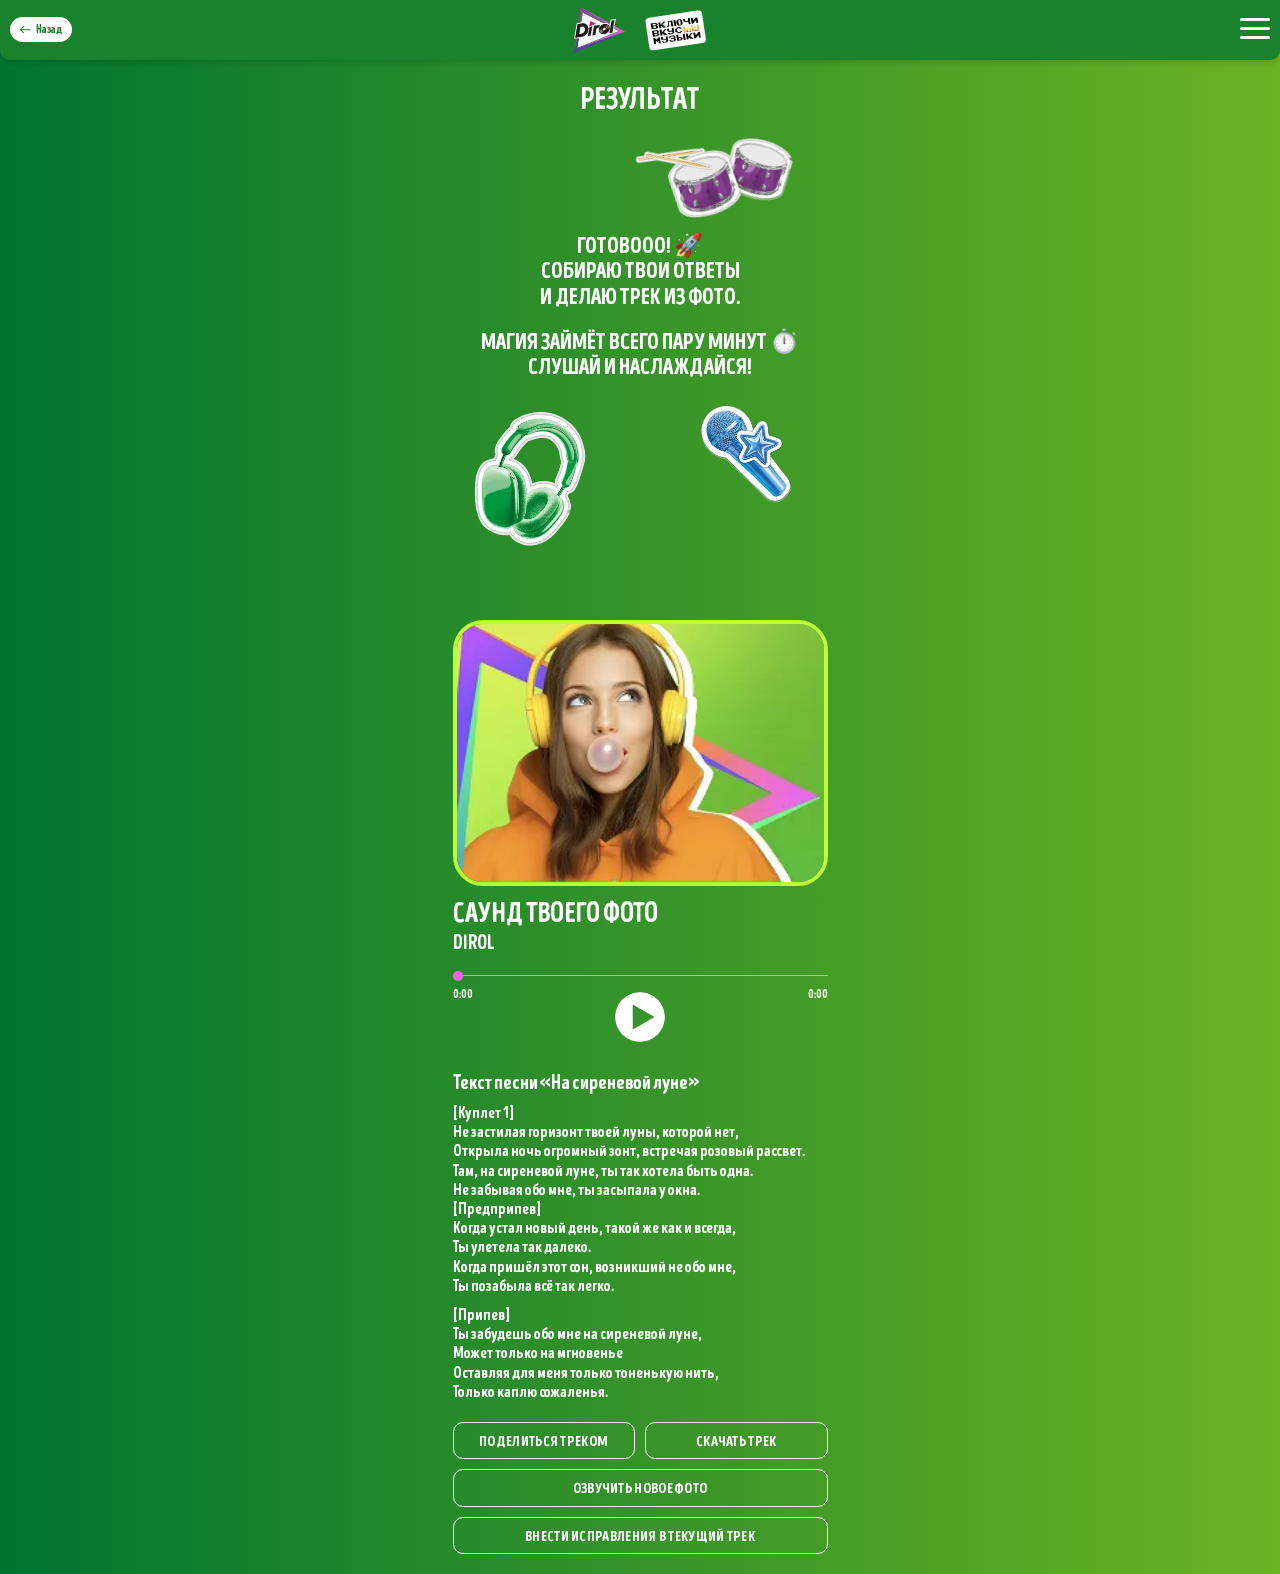
<file: result/index.html>
<!doctype html>
<html lang="ru">
  <head>
    <meta charset="utf-8" />
    <link rel="icon" type="image/x-icon" href="./../assets/img/favicon.ico" />
    <meta name="theme-color" content="#19822c" />
    <meta name="description" content="Dirol dental care мятные вкусы с заботой о полости рта" />
    <meta http-equiv="X-UA-Compatible" content="IE=edge" />
    <meta name="viewport" content="width=device-width, initial-scale=1.0" />

    <link rel="stylesheet" href="./../assets/css/styles.min.css" />
    <title>Результат</title>
    <!-- Yandex.Metrika counter -->
    <script type="text/javascript">
      (function (m, e, t, r, i, k, a) {
        m[i] =
          m[i] ||
          function () {
            (m[i].a = m[i].a || []).push(arguments);
          };
        m[i].l = 1 * new Date();
        for (var j = 0; j < document.scripts.length; j++) {
          if (document.scripts[j].src === r) {
            return;
          }
        }
        ((k = e.createElement(t)), (a = e.getElementsByTagName(t)[0]), (k.async = 1), (k.src = r), a.parentNode.insertBefore(k, a));
      })(window, document, 'script', 'https://mc.yandex.ru/metrika/tag.js?id=106871882', 'ym');

      ym(106871882, 'init', {
        ssr: true,
        webvisor: true,
        clickmap: true,
        ecommerce: 'dataLayer',
        referrer: document.referrer,
        url: location.href,
        accurateTrackBounce: true,
        trackLinks: true,
      });
    </script>
    <noscript
      ><div><img src="https://mc.yandex.ru/watch/106871882" style="position: absolute; left: -9999px" alt="" /></div
    ></noscript>
    <!-- /Yandex.Metrika counter -->
  </head>
  <body class="body">
    <!--PRELOADER-->
    <div class="preloader"></div>

    <!--HEADER-->
    <header class="header" data-header>
      <a href="./../" class="go-back"><span>Назад</span></a>
      <a href="./../" class="logo"><img src="./../assets/img/svg/logo.svg" alt="Dirol logo" /></a>
      <a href="./../" class="logo"><img src="./../assets/img/svg/logo-music.svg" alt="Dirol logo" /></a>
    </header>

    <!--NAVIGATION-->
    <nav class="navigation">
      <ul class="menu">
        <li><a href="./../create-treck" class="menu__link">Сделать трек из фото</a></li>
        <li><a href="#" class="menu__link">Загрузить чек</a></li>
        <li><a href="./../lk" class="menu__link">Личный кабинет</a></li>
        <li><a href="#" class="menu__link">Об акции</a></li>
        <li><a href="./../prizes" class="menu__link">Призы</a></li>
        <li><a href="./../winners" class="menu__link">Победители</a></li>
        <li><a href="#" class="menu__link">Помощь</a></li>
      </ul>
    </nav>

    <!--BURGER BUTTON-->
    <button class="burger">
      <span>Меню бургер</span>
    </button>

    <!--MAIN-->
    <main class="main">
      <section class="section section--result">
        <h1 class="title">Результат</h1>

        <!--ПОКАЗЫВАЕМ СЕКЦИЮ ПРИ ОБРАБОТКЕ ДАННЫХ-->

        <div class="result-loading">
          <div class="drums-wrapper">
            <img src="./../assets/img/fruits/drums.webp" alt="drums" class="drums move-3" />
          </div>
          <p>
            Готовооо! 🚀<br />
            Собираю твои ответы <br />
            и делаю трек из фото.
          </p>
          <p>
            Магия займёт всего&nbsp;пару&nbsp;минут&nbsp;⏱️ <br />
            Слушай и наслаждайся!
          </p>
          <div class="headphone-and-mic">
            <img src="./../assets/img/fruits/headphones.webp" alt="headphones" class="headphones move-1" />
            <img src="./../assets/img/fruits/mic.webp" alt="microphone" class="microphone animatedIcon move-2" />
          </div>
        </div>

        <div class="result">
          <div class="result-image">
            <img src="./../assets/img/lk/image.webp" alt="Dirol" />
          </div>

          <h2 class="result-title">
            <span class="title title--28">Саунд твоего фото </span>
            <span class="title title--20">Dirol</span>
          </h2>

          <div class="audio-player">
            <audio data-audio-file src="./../assets/sounds/track.mp3" preload="metadata"></audio>
            <div class="progress-wrapper">
              <input type="range" class="progress" value="0" min="0" max="100" />
              <span class="time current">0:00</span>
              <span class="time duration">0:00</span>
            </div>
            <div class="controls">
              <button class="btn play" aria-label="Play/Pause"></button>
            </div>
          </div>

          <div class="poem">
            <h2>Текст песни «На сиреневой луне»</h2>

            <p>
              <span>[Куплет 1]</span>
              Не застилая горизонт твоей луны, которой нет, <br />
              Открыла ночь огромный зонт, встречая розовый рассвет. <br />
              Там, на сиреневой луне, ты так хотела быть одна. <br />
              Не забывая обо мне, ты засыпала у окна.

              <span>[Предприпев]</span>
              Когда устал новый день, такой же как и всегда, <br />
              Ты улетела так далеко. <br />
              Когда пришёл этот сон, возникший не обо мне, <br />
              Ты позабыла всё так легко.
            </p>

            <p>
              <span>[Припев]</span>
              Ты забудешь обо мне на сиреневой луне, <br />
              Может только на мгновенье <br />
              Оставляя для меня только тоненькую нить, <br />
              Только каплю сожаленья.
            </p>
          </div>

          <div class="buttons">
            <!-- <a href="./../" class="button"><span>Вернуться в начало</span></a> -->
            <a href="./../share" class="button"><span>Поделиться треком</span></a>
            <a href="./../assets/sounds/track.mp3" class="button" download><span>скачать трек</span></a>
            <a href="./../create-treck/" class="button"><span>Озвучить новое фото</span></a>
            <a href="./../fix/" class="button full"><span>Внести исправления в текущий трек</span></a>
          </div>
        </div>
      </section>
    </main>

    <script src="./../assets/js/scripts.js" type="module"></script>
  </body>
</html>
</file>
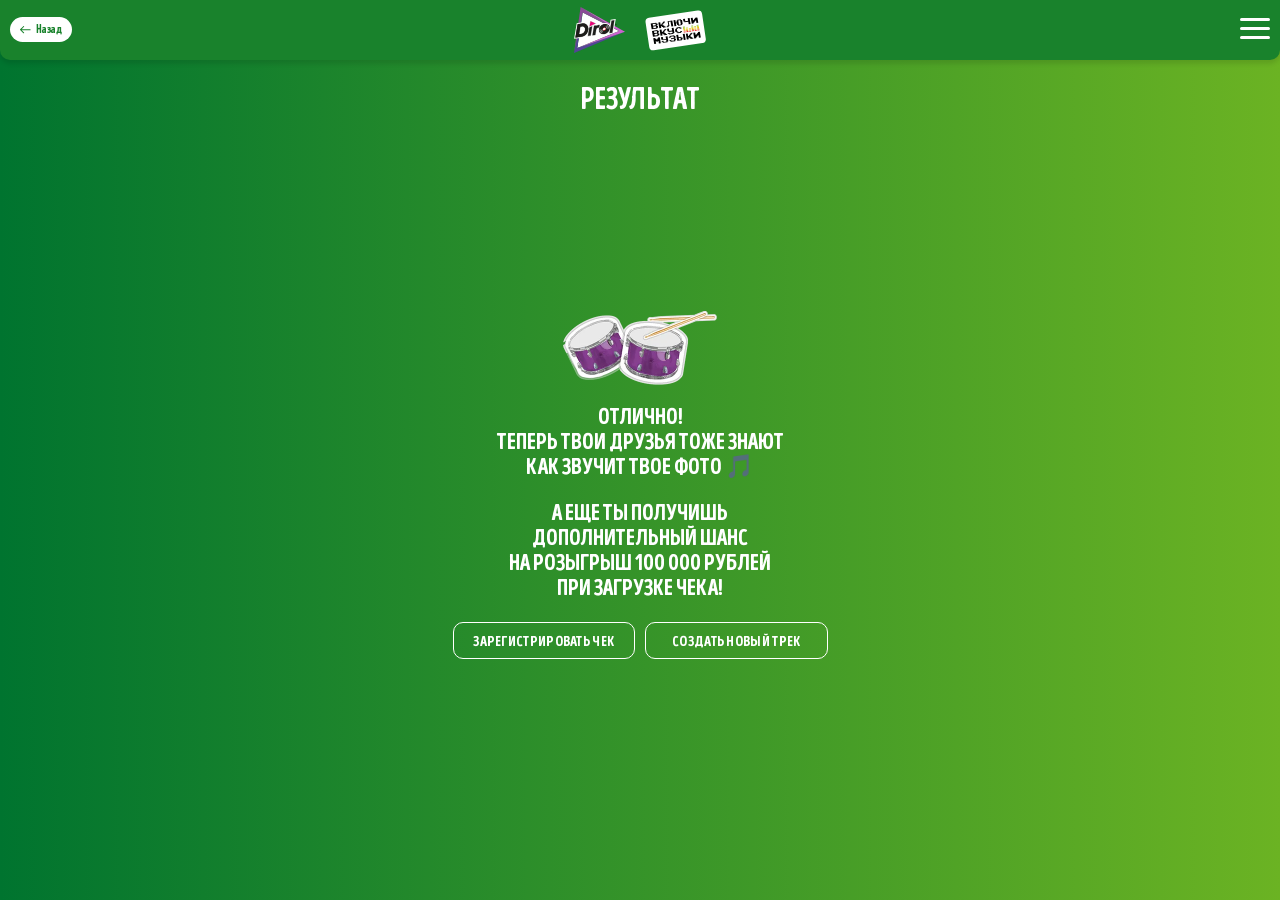
<file: share/index.html>
<!doctype html>
<html lang="ru">
  <head>
    <meta charset="utf-8" />
    <link rel="icon" type="image/x-icon" href="./../assets/img/favicon.ico" />
    <meta name="theme-color" content="#19822c" />
    <meta name="description" content="Dirol dental care мятные вкусы с заботой о полости рта" />
    <meta http-equiv="X-UA-Compatible" content="IE=edge" />
    <meta name="viewport" content="width=device-width, initial-scale=1.0" />

    <link rel="stylesheet" href="./../assets/css/styles.min.css" />
    <title>Результат</title>
    <!-- Yandex.Metrika counter -->
    <script type="text/javascript">
      (function (m, e, t, r, i, k, a) {
        m[i] =
          m[i] ||
          function () {
            (m[i].a = m[i].a || []).push(arguments);
          };
        m[i].l = 1 * new Date();
        for (var j = 0; j < document.scripts.length; j++) {
          if (document.scripts[j].src === r) {
            return;
          }
        }
        ((k = e.createElement(t)), (a = e.getElementsByTagName(t)[0]), (k.async = 1), (k.src = r), a.parentNode.insertBefore(k, a));
      })(window, document, 'script', 'https://mc.yandex.ru/metrika/tag.js?id=106871882', 'ym');

      ym(106871882, 'init', {
        ssr: true,
        webvisor: true,
        clickmap: true,
        ecommerce: 'dataLayer',
        referrer: document.referrer,
        url: location.href,
        accurateTrackBounce: true,
        trackLinks: true,
      });
    </script>
    <noscript
      ><div><img src="https://mc.yandex.ru/watch/106871882" style="position: absolute; left: -9999px" alt="" /></div
    ></noscript>
    <!-- /Yandex.Metrika counter -->
  </head>
  <body class="body">
    <!--PRELOADER-->
    <div class="preloader"></div>

    <!--HEADER-->
    <header class="header" data-header>
      <a href="./../" class="go-back"><span>Назад</span></a>
      <a href="./../" class="logo"><img src="./../assets/img/svg/logo.svg" alt="Dirol logo" /></a>
      <a href="./../" class="logo"><img src="./../assets/img/svg/logo-music.svg" alt="Dirol logo" /></a>
    </header>

    <!--NAVIGATION-->
    <nav class="navigation">
      <ul class="menu">
        <li><a href="./../create-treck" class="menu__link">Сделать трек из фото</a></li>
        <li><a href="#" class="menu__link">Загрузить чек</a></li>
        <li><a href="./../lk" class="menu__link">Личный кабинет</a></li>
        <li><a href="#" class="menu__link">Об акции</a></li>
        <li><a href="./../prizes" class="menu__link">Призы</a></li>
        <li><a href="./../winners" class="menu__link">Победители</a></li>
        <li><a href="#" class="menu__link">Помощь</a></li>
      </ul>
    </nav>

    <!--BURGER BUTTON-->
    <button class="burger">
      <span>Меню бургер</span>
    </button>

    <!--MAIN-->
    <main class="main">
      <section class="section section--result">
        <h1 class="title">Результат</h1>

        <div class="result-loading">
          <img src="./../assets/img/fruits/drums.webp" alt="drums" class="drums" />
          <p>
            Отлично!<br />
            Теперь твои друзья тоже знают <br />
            как&nbsp;звучит твое фото 🎵
          </p>
          <p>
            А еще ты получишь <br />
            дополнительный шанс <br />
            на розыгрыш 100&nbsp;000&nbsp;рублей <br />
            при загрузке чека!
          </p>

          <div class="buttons">
            <a href="#" class="button"><span>зарегистрировать чек</span></a>
            <button
              class="button"
              onclick="
                window.quiz.reset();
                window.location.href = './../create-treck/';
              "
            >
              <span>создать новый трек</span>
            </button>
          </div>
        </div>
      </section>
    </main>

    <script src="./../assets/js/scripts.js" type="module"></script>
  </body>
</html>
</file>
<file: assets/css/styles.min.css>
:root{--font: 'intro-head-h-base-regular', sans-serif;--montserrat: 'montserrat-regular', sans-serif;--supermolot: 'supermolot', sans-serif;--white: #ffffff;--black: #282828;--grey: #898989;--red: #95282a;--invalid: #ff0000;--green-dark: #19822c;--green: #3ead5a;--green-light: #92d051;--lime: #bbff34;--violet: #cc63ce;--violet-dark: #633187;--green-gradient: linear-gradient(90deg, #00742f, #6bb323)}.preloader{display:-webkit-box;display:-ms-flexbox;display:flex;position:fixed;left:0px;top:0px;width:100%;height:100%;min-height:100dvh;-ms-flex-wrap:wrap;flex-wrap:wrap;-webkit-box-pack:center;-ms-flex-pack:center;justify-content:center;-webkit-box-align:center;-ms-flex-align:center;align-items:center;-ms-flex-line-pack:center;align-content:center;background:var(--green-gradient);z-index:1000;opacity:1;visibility:visible;pointer-events:all;-webkit-transition:opacity .6s ease-out,visibility .6s ease-out;transition:opacity .6s ease-out,visibility .6s ease-out}.preloader:before{content:"";display:block;width:50px;height:50px;border-radius:50px;border-left:5px solid var(--white);border-right:5px solid rgba(0,0,0,0);border-top:5px solid var(--white);border-bottom:5px solid rgba(0,0,0,0);-webkit-animation:spin .4s linear infinite;animation:spin .4s linear infinite}.preloader.hidden{opacity:0;visibility:hidden;pointer-events:none}@font-face{font-family:"intro-head-h-base-regular";src:url("../fonts/intro-head-h-base-regular.woff2") format("woff2"),url("../fonts/intro-head-h-base-regular.woff") format("woff");font-weight:normal;font-style:normal}@font-face{font-family:"montserrat-regular";src:url("../fonts/montserrat-regular.woff2") format("woff2"),url("../fonts/montserrat-regular.woff") format("woff");font-weight:400;font-style:normal}@font-face{font-family:"supermolot";src:url("../fonts/supermolot.woff2") format("woff2"),url("../fonts/supermolot.woff") format("woff");font-weight:900;font-style:normal}:root{font-synthesis:none;text-rendering:optimizeLegibility;-webkit-font-smoothing:antialiased;-moz-osx-font-smoothing:grayscale;outline:none;-webkit-tap-highlight-color:rgba(0,0,0,0);-webkit-backface-visibility:hidden;backface-visibility:hidden;overscroll-behavior-y:none}*,*:before,*:after{padding:0;margin:0;-webkit-box-sizing:border-box;box-sizing:border-box}html{height:100%}body{overscroll-behavior-y:none;-webkit-overflow-scrolling:auto;position:relative;width:100%;height:100%;background:var(--green-gradient);color:var(--white);font-family:var(--font);font-weight:400;overflow-x:hidden;overflow-y:auto}html,body{-ms-touch-action:manipulation;touch-action:manipulation;-ms-scroll-chaining:none;overscroll-behavior:contain}.main{display:-webkit-box;display:-ms-flexbox;display:flex;-webkit-box-orient:vertical;-webkit-box-direction:normal;-ms-flex-direction:column;flex-direction:column;-webkit-box-pack:center;-ms-flex-pack:center;justify-content:center;-webkit-box-align:center;-ms-flex-align:center;align-items:center;-ms-flex-line-pack:center;align-content:center;height:auto;min-height:100%;margin:0 auto;position:relative;overflow:hidden;z-index:1}img{display:block;-o-object-fit:cover;object-fit:cover;-webkit-user-select:none;-moz-user-select:none;-ms-user-select:none;user-select:none}button{position:relative;border:none;cursor:pointer;background:none;color:inherit;-webkit-transition:.3s;transition:.3s}button:disabled{cursor:auto;pointer-events:none;opacity:.2}ul,ol,menu{list-style:none}a{color:inherit;text-decoration:none}.green{color:var(--green)}.green-light{color:var(--green-light)}.red{color:var(--red)}.section{display:block;width:100%;overflow:hidden}.container{display:-webkit-box;display:-ms-flexbox;display:flex;position:relative;width:100%;-webkit-box-orient:vertical;-webkit-box-direction:normal;-ms-flex-direction:column;flex-direction:column;-webkit-box-pack:start;-ms-flex-pack:start;justify-content:flex-start;-webkit-box-align:start;-ms-flex-align:start;align-items:flex-start;-ms-flex-line-pack:start;align-content:flex-start;gap:20px}.close-app{display:block;width:18px;height:18px;position:absolute;right:10px;top:10px;cursor:pointer;background:url("../img/svg/close.svg") no-repeat center center/cover;z-index:15}.custom-scrollbar{-webkit-overflow-scrolling:touch;scroll-behavior:smooth;display:block;width:100%;position:relative;max-height:294px;overflow-x:hidden;overflow-y:auto}.custom-scrollbar *{-ms-scroll-chaining:none;overscroll-behavior:none}.custom-scrollbar.simplebar-scrollable-y{padding-right:16px}.simplebar-track.simplebar-vertical{width:6px;border-radius:3px;background:#dfdfdf}.simplebar-scrollbar:before{background-color:#fff;width:6px;left:0px;right:0px;top:0px;bottom:0px;opacity:1 !important;border-radius:3px}.title{display:block;width:100%;text-align:center;font-size:30px;line-height:1.1;text-transform:uppercase;padding-top:.1em}.title.title--40{font-size:40px;line-height:1.05}.title.title--28{font-size:28px;line-height:1.1}.title.title--20{font-size:20px;line-height:1.1}.title.title--18{font-size:18px;line-height:1.2}@media(max-width: 374px){.title{font-size:28px}.title.title--40{font-size:40px}.title.title--28{font-size:28px}.title.title--20{font-size:20px}.title.title--18{font-size:18px}}@-webkit-keyframes spin{from{-webkit-transform:rotate(0deg);transform:rotate(0deg)}to{-webkit-transform:rotate(360deg);transform:rotate(360deg)}}@keyframes spin{from{-webkit-transform:rotate(0deg);transform:rotate(0deg)}to{-webkit-transform:rotate(360deg);transform:rotate(360deg)}}@-webkit-keyframes float{0%{-webkit-transform:translateY(0%);transform:translateY(0%)}50%{-webkit-transform:translateY(-5%);transform:translateY(-5%)}100%{-webkit-transform:translateY(0%);transform:translateY(0%)}}@keyframes float{0%{-webkit-transform:translateY(0%);transform:translateY(0%)}50%{-webkit-transform:translateY(-5%);transform:translateY(-5%)}100%{-webkit-transform:translateY(0%);transform:translateY(0%)}}@-webkit-keyframes float2{0%{-webkit-transform:translateY(0%);transform:translateY(0%)}50%{-webkit-transform:translateY(-15%);transform:translateY(-15%)}100%{-webkit-transform:translateY(0%);transform:translateY(0%)}}@keyframes float2{0%{-webkit-transform:translateY(0%);transform:translateY(0%)}50%{-webkit-transform:translateY(-15%);transform:translateY(-15%)}100%{-webkit-transform:translateY(0%);transform:translateY(0%)}}.spin{-webkit-animation:spin 2s linear infinite;animation:spin 2s linear infinite}.move-1{-webkit-animation:float 3s ease-in-out infinite;animation:float 3s ease-in-out infinite}.move-2{-webkit-animation:float 2.8s ease-in-out infinite;animation:float 2.8s ease-in-out infinite}.move-3{-webkit-animation:float2 3s ease-in-out infinite;animation:float2 3s ease-in-out infinite}.spin,.move-1,.move-2,.move-3{will-change:transform;pointer-events:none}.header{display:-webkit-box;display:-ms-flexbox;display:flex;position:fixed;top:0px;left:0px;border-radius:0px 0px 10px 10px;-webkit-box-shadow:0px 4px 4px rgba(0,0,0,.1);box-shadow:0px 4px 4px rgba(0,0,0,.1);background:var(--green-dark);width:100%;height:60px;-ms-flex-wrap:wrap;flex-wrap:wrap;-webkit-box-pack:center;-ms-flex-pack:center;justify-content:center;-webkit-box-align:center;-ms-flex-align:center;align-items:center;-ms-flex-line-pack:center;align-content:center;padding:0px 10px;z-index:10;gap:20px}.logo{display:block}.burger{display:-webkit-box;display:-ms-flexbox;display:flex;position:fixed;right:10px;top:13px;-webkit-box-pack:center;-ms-flex-pack:center;justify-content:center;-webkit-box-align:center;-ms-flex-align:center;align-items:center;-ms-flex-line-pack:center;align-content:center;width:30px;height:30px;font-size:0px;z-index:11}.burger span,.burger:before,.burger:after{width:100%;position:absolute;height:3px;border-radius:3px;background:var(--white);-webkit-transition:.6s;transition:.6s;opacity:1;z-index:1;will-change:transform}.burger:before,.burger:after{content:""}.burger span{-webkit-transform:translate(0px, 0px);-ms-transform:translate(0px, 0px);transform:translate(0px, 0px)}.burger:before{-webkit-transform:translate(0px, -9px) rotate(0deg);-ms-transform:translate(0px, -9px) rotate(0deg);transform:translate(0px, -9px) rotate(0deg)}.burger:after{-webkit-transform:translate(0px, 9px) rotate(0deg);-ms-transform:translate(0px, 9px) rotate(0deg);transform:translate(0px, 9px) rotate(0deg)}.burger.open span{-webkit-transform:translate(20px, 0px);-ms-transform:translate(20px, 0px);transform:translate(20px, 0px);opacity:0}.burger.open:before{-webkit-transform:translate(0px, 0px) rotate(45deg);-ms-transform:translate(0px, 0px) rotate(45deg);transform:translate(0px, 0px) rotate(45deg)}.burger.open:after{-webkit-transform:translate(0px, 0px) rotate(-45deg);-ms-transform:translate(0px, 0px) rotate(-45deg);transform:translate(0px, 0px) rotate(-45deg)}.navigation{display:-webkit-box;display:-ms-flexbox;display:flex;-webkit-box-orient:vertical;-webkit-box-direction:normal;-ms-flex-direction:column;flex-direction:column;position:fixed;-webkit-box-align:start;-ms-flex-align:start;align-items:flex-start;width:100%;height:100vh;overflow-x:hidden;overflow-y:auto;scrollbar-width:none;-ms-overflow-style:none;top:0px;right:0px;background:var(--green-gradient);-webkit-transition:opacity .4s ease-in-out .3s;transition:opacity .4s ease-in-out .3s;padding:0px;z-index:0;opacity:0;pointer-events:none;z-index:10}.navigation .header{position:sticky}.navigation::-webkit-scrollbar{width:0px;height:0px;display:none}.navigation.open{opacity:1;pointer-events:all;-webkit-transition:opacity .4s ease-in-out 0s;transition:opacity .4s ease-in-out 0s}.menu{display:-webkit-box;display:-ms-flexbox;display:flex;z-index:2;padding:60px 20px 60px 20px;margin:auto;width:100%;height:auto;-ms-flex-wrap:nowrap;flex-wrap:nowrap;-webkit-box-orient:vertical;-webkit-box-direction:normal;-ms-flex-direction:column;flex-direction:column;-webkit-box-pack:center;-ms-flex-pack:center;justify-content:center;-webkit-box-align:center;-ms-flex-align:center;align-items:center;-ms-flex-line-pack:center;align-content:center;gap:20px;-webkit-transition:.6s;transition:.6s}.menu li{will-change:transform;-webkit-transition:.5s ease-out;transition:.5s ease-out;-webkit-transform:translate(0px, 50px);-ms-transform:translate(0px, 50px);transform:translate(0px, 50px);opacity:0}.menu li .menu__link{font-size:24px;text-align:center;text-transform:uppercase}.open .menu li{-webkit-transform:translate(0px, 0px);-ms-transform:translate(0px, 0px);transform:translate(0px, 0px);opacity:1}.open .menu li:nth-child(2){-webkit-transition:.5s ease-out .1s;transition:.5s ease-out .1s}.open .menu li:nth-child(3){-webkit-transition:.5s ease-out .15s;transition:.5s ease-out .15s}.open .menu li:nth-child(4){-webkit-transition:.5s ease-out .2s;transition:.5s ease-out .2s}.open .menu li:nth-child(5){-webkit-transition:.5s ease-out .25s;transition:.5s ease-out .25s}.open .menu li:nth-child(6){-webkit-transition:.5s ease-out .3s;transition:.5s ease-out .3s}.open .menu li:nth-child(7){-webkit-transition:.5s ease-out .35s;transition:.5s ease-out .35s}.go-back{display:-webkit-inline-box;display:-ms-inline-flexbox;display:inline-flex;position:absolute;left:10px;top:17px;width:auto;-ms-flex-wrap:wrap;flex-wrap:wrap;-webkit-box-pack:center;-ms-flex-pack:center;justify-content:center;-webkit-box-align:center;-ms-flex-align:center;align-items:center;-ms-flex-line-pack:center;align-content:center;gap:5px;padding:6px 10px;background:var(--white);border-radius:20px}.go-back span{font-size:12px;line-height:1;color:var(--green-dark);padding-top:.1em}.go-back:before{content:"";width:11px;height:8px;background:url("../img/svg/go-back.svg") no-repeat center center}.buttons{display:-webkit-box;display:-ms-flexbox;display:flex;position:relative;width:100%;-ms-flex-wrap:wrap;flex-wrap:wrap;-webkit-box-pack:center;-ms-flex-pack:center;justify-content:center;-webkit-box-align:center;-ms-flex-align:center;align-items:center;-ms-flex-line-pack:center;align-content:center;gap:10px}.button{display:-webkit-inline-box;display:-ms-inline-flexbox;display:inline-flex;position:relative;width:auto;-webkit-box-pack:center;-ms-flex-pack:center;justify-content:center;-webkit-box-align:center;-ms-flex-align:center;align-items:center;-ms-flex-line-pack:center;align-content:center;gap:10px;border:1px solid var(--white);border-radius:10px;padding:8px 16px;font-family:var(--font);-webkit-transition:background .3s;transition:background .3s}.button.full{width:100%;min-width:100%}.button span{font-size:16px;line-height:1.1;padding-top:.2em;text-transform:uppercase;letter-spacing:.02em;-webkit-transition:color .3s;transition:color .3s}.button.big span{font-size:18px}.button:hover,.button:focus{background:var(--white)}.button:hover span,.button:focus span{color:var(--violet)}.button.button--next{display:none;min-width:136px;background:var(--white);border-radius:50px;padding:3px 16px}.button.button--next span{color:var(--black);font-size:20px;padding-top:.1em}.form{display:-webkit-box;display:-ms-flexbox;display:flex;position:relative;width:100%;-ms-flex-wrap:wrap;flex-wrap:wrap;-webkit-box-pack:center;-ms-flex-pack:center;justify-content:center;-ms-flex-line-pack:center;align-content:center;gap:10px 5px}.form.form--filters{gap:8px}.form.form--filters .radio+span{background:rgba(0,0,0,0);color:var(--white);padding:6.5px 14px;padding-top:calc(6px + .182em);border-radius:50px;border:1px solid var(--white)}.form.form--filters .radio:checked+span{background:var(--white);color:var(--violet-dark)}.label{position:relative;-webkit-box-flex:1;-ms-flex:1;flex:1}.radio{display:none}.radio+span{display:-webkit-box;display:-ms-flexbox;display:flex;-ms-flex-wrap:wrap;flex-wrap:wrap;-webkit-box-pack:center;-ms-flex-pack:center;justify-content:center;-webkit-box-align:center;-ms-flex-align:center;align-items:center;-ms-flex-line-pack:center;align-content:center;text-align:center;background:var(--white);color:var(--black);white-space:nowrap;font-size:16px;line-height:1.1;letter-spacing:-0.02em;text-transform:uppercase;padding:10px;padding-top:calc(10px + .187em);border-radius:10px;-webkit-transition:.3s;transition:.3s;height:100%}.radio:checked+span{background:var(--violet);color:var(--white)}.input{width:100%;height:35px;border-radius:10px;border:1px solid var(--white);background:rgba(0,0,0,0);outline:none;padding:0px 14px;color:var(--white);font-size:14px;padding-top:.1em;line-height:1;font-family:var(--font);text-transform:uppercase;-webkit-transition:.3s;transition:.3s}.input.invalid{border:1px solid var(--invalid)}.input::-webkit-input-placeholder{color:inherit;opacity:1;-webkit-transition:.3s;transition:.3s}.input::-moz-placeholder{color:inherit;opacity:1;-moz-transition:.3s;transition:.3s}.input:-ms-input-placeholder{color:inherit;opacity:1;-ms-transition:.3s;transition:.3s}.input::-ms-input-placeholder{color:inherit;opacity:1;-ms-transition:.3s;transition:.3s}.input::placeholder{color:inherit;opacity:1;-webkit-transition:.3s;transition:.3s}.input:focus::-webkit-input-placeholder{opacity:0}.input:focus::-moz-placeholder{opacity:0}.input:focus:-ms-input-placeholder{opacity:0}.input:focus::-ms-input-placeholder{opacity:0}.input:focus::placeholder{opacity:0}.input.input--textarea{padding-top:calc(10px + .1em);height:138px;line-height:1.2}.input.input--search{padding-left:36px;padding-right:36px;border-radius:30px;border:2px solid var(--white)}.input.input--search.invalid{border:2px solid var(--invalid)}.input.input--search+.search-submit{display:block;position:absolute;left:3px;top:2px;width:31px;height:31px;border-radius:31px;background:url("../img/svg/search.svg") no-repeat center center}.button-reset{display:block;position:absolute;right:3px;top:2px;width:31px;height:31px;border-radius:31px;background:url("../img/svg/close.svg") no-repeat center center;background-size:16px 16px;opacity:.5}.inputError{display:block;position:relative;overflow:hidden;height:0px;font-size:12px;letter-spacing:.02em;color:var(--invalid);-webkit-transition:height .3s;transition:height .3s}.section--hero{min-height:100dvh;max-width:800px;background:#78bf40;padding-top:50px}.section--hero .container{height:100%;min-height:calc(100dvh - 50px);gap:0px}.hero-images{display:-webkit-box;display:-ms-flexbox;display:flex;position:relative;width:100%;min-height:70svh;-webkit-box-orient:vertical;-webkit-box-direction:normal;-ms-flex-direction:column;flex-direction:column;-webkit-box-pack:center;-ms-flex-pack:center;justify-content:center;-webkit-box-align:center;-ms-flex-align:center;align-items:center;-ms-flex-line-pack:center;align-content:center;background:url("../img/hero/hero.webp") no-repeat center top/cover}.hero-images:before{content:"";display:block;position:relative;width:100%;padding-top:127%}.hero-images img{position:absolute}.hero-images img.hero-images__title{width:256px;top:20px}.hero-images img.hero-images__subtitle{width:230px;bottom:14px;right:50%;-webkit-transform:translate(56px, 0px);-ms-transform:translate(56px, 0px);transform:translate(56px, 0px)}.hero-images img.hero-images__headphones{width:114px;bottom:30px;left:50%;-webkit-transform:translate(64px, 0px);-ms-transform:translate(64px, 0px);transform:translate(64px, 0px)}.hero-buttons{display:-webkit-box;display:-ms-flexbox;display:flex;position:relative;width:100%;max-width:375px;margin:auto;padding-bottom:20px;-ms-flex-wrap:wrap;flex-wrap:wrap;-webkit-box-pack:center;-ms-flex-pack:center;justify-content:center;-webkit-box-align:center;-ms-flex-align:center;align-items:center;-ms-flex-line-pack:center;align-content:center;gap:5px 0px}.hero-button{display:-webkit-inline-box;display:-ms-inline-flexbox;display:inline-flex;position:relative;width:auto;height:56px;-webkit-box-orient:vertical;-webkit-box-direction:normal;-ms-flex-direction:column;flex-direction:column;-webkit-box-pack:center;-ms-flex-pack:center;justify-content:center;-webkit-box-align:center;-ms-flex-align:center;align-items:center;-ms-flex-line-pack:center;align-content:center;background:#edd132;font-family:var(--supermolot);text-align:center;border:2px solid var(--white);-webkit-transform:skewX(-10deg);-ms-transform:skewX(-10deg);transform:skewX(-10deg)}.hero-button>span,.hero-button>b,.hero-button>strong{position:relative;-webkit-transform:skewX(10deg);-ms-transform:skewX(10deg);transform:skewX(10deg);letter-spacing:.02em}.hero-button span{font-size:16px;line-height:1;text-transform:none}.hero-button b,.hero-button strong{text-transform:uppercase;font-size:20px;line-height:1}.hero-button strong{font-size:22px}.hero-button.hero-button--pink{background:#fc63e1;padding:0px 25px;margin-left:12px}.hero-button.hero-button--blue{background:#6a23cc;padding:0px 28px;border-left:none}.hero-button.hero-button--blue:before{content:"";position:absolute;width:32px;height:24px;left:0px;top:50%;-webkit-transform:translate(-13px, -50%) skewX(17deg);-ms-transform:translate(-13px, -50%) skewX(17deg);transform:translate(-13px, -50%) skewX(17deg);background:url("../img/svg/hero-separator.svg") no-repeat center center/cover}.hero-button.hero-button--viola{background:#b553ff;padding:0px 21px;left:-5px}.hero-button.hero-button--viola strong{font-size:26px}.hero-button.hero-button--yellow{padding:0px 25px}.section--prizes{display:-webkit-box;display:-ms-flexbox;display:flex;position:relative;width:100%;min-height:100svh;-webkit-box-orient:vertical;-webkit-box-direction:normal;-ms-flex-direction:column;flex-direction:column;-webkit-box-pack:center;-ms-flex-pack:center;justify-content:center;-webkit-box-align:center;-ms-flex-align:center;align-items:center;-ms-flex-line-pack:center;align-content:center;padding-bottom:40px;padding-top:80px}.section--prizes .container{margin:auto}.prizes{width:170px;margin:0 auto;text-align:center;overflow:visible}.prizes.with--images{margin:auto;margin-top:140px;margin-bottom:140px}.prizes.with--images:before{content:"";position:absolute;width:131px;height:115px;bottom:100%;left:50%;-webkit-transform:translate(70px, -10px) rotate(-14.4deg);-ms-transform:translate(70px, -10px) rotate(-14.4deg);transform:translate(70px, -10px) rotate(-14.4deg);background:url("../img/prizes/bg-top.webp") no-repeat center center/cover}.prizes.with--images:after{content:"";position:absolute;width:131px;height:115px;top:100%;right:50%;-webkit-transform:translate(-70px, 40px) rotate(12.09deg);-ms-transform:translate(-70px, 40px) rotate(12.09deg);transform:translate(-70px, 40px) rotate(12.09deg);background:url("../img/prizes/bg-bottom.webp") no-repeat center center/cover}.prizes .swiper-slide{opacity:0;-webkit-transition:.6s;transition:.6s;pointer-events:none}.prizes .swiper-slide.swiper-slide-active{opacity:1;pointer-events:all}.prizes .swiper-slide img{width:170px;margin:0 auto;margin-bottom:10px}.prizes .swiper-slide p{font-size:16px;line-height:1.1;text-transform:uppercase}.slider-button{display:-webkit-inline-box;display:-ms-inline-flexbox;display:inline-flex;width:auto;background:var(--white);border-radius:20px;padding:2px 18px}.slider-button span{font-size:12px;line-height:1;color:#409a27;text-align:center;text-transform:uppercase;padding-top:.2em}.swiper .arrow{display:block;position:absolute;width:18px;height:36px;overflow:hidden;cursor:pointer;-webkit-transition:.3s;transition:.3s;z-index:4}.swiper .arrow.swiper-button-disabled{opacity:.2}.swiper .arrow[data-arrow-prev]{right:100%;top:50%;-webkit-transform:translate(-50px, -50%);-ms-transform:translate(-50px, -50%);transform:translate(-50px, -50%);background:url("../img/svg/prev.svg") no-repeat center center}.swiper .arrow[data-arrow-next]{left:100%;top:50%;-webkit-transform:translate(50px, -50%);-ms-transform:translate(50px, -50%);transform:translate(50px, -50%);background:url("../img/svg/next.svg") no-repeat center center}.section--lk{margin-bottom:auto;padding:20px;padding-top:80px}.user{display:-webkit-box;display:-ms-flexbox;display:flex;position:relative;width:100%;max-width:375px;margin:0 auto;-webkit-box-pack:center;-ms-flex-pack:center;justify-content:center;-webkit-box-align:center;-ms-flex-align:center;align-items:center;-ms-flex-line-pack:center;align-content:center;gap:10px;padding:10px;border-radius:10px;border:1px dashed var(--white)}.user-image{display:block;position:relative;width:133px;height:106px;border-radius:10px;border:4px solid #bbff34;background:#bbff34;overflow:hidden}.user-image img{width:100%;height:100%}.user-image .set-user-image{display:block;width:17px;height:17px;border-radius:17px;position:absolute;right:6px;top:6px;z-index:2;background:var(--white) url("../img/svg/pen.svg") no-repeat center center}.user-info{display:-webkit-box;display:-ms-flexbox;display:flex;position:relative;-webkit-box-orient:vertical;-webkit-box-direction:normal;-ms-flex-direction:column;flex-direction:column;-webkit-box-pack:center;-ms-flex-pack:center;justify-content:center;-webkit-box-align:center;-ms-flex-align:center;align-items:center;-ms-flex-line-pack:center;align-content:center;gap:10px;-webkit-box-flex:1;-ms-flex:1;flex:1}.user-info span{font-size:16px;line-height:1;text-transform:uppercase}.checks-wrapper,.tracks-wrapper,.prizes-wrapper{width:100%;max-width:375px;margin:0 auto}.checks-wrapper .title,.tracks-wrapper .title,.prizes-wrapper .title{margin-bottom:20px}.tracks-wrapper{margin:20px auto}.tracks-wrapper .checks__left{width:calc(100% - 100px)}.tracks-wrapper .checks__left span:first-child{opacity:1}.checks-wrapper .button,.tracks-wrapper .button{margin:0 auto;margin-top:20px;-ms-flex-item-align:center;align-self:center}.empty{display:-webkit-box;display:-ms-flexbox;display:flex;position:relative;width:100%;-webkit-box-orient:vertical;-webkit-box-direction:normal;-ms-flex-direction:column;flex-direction:column;-webkit-box-pack:center;-ms-flex-pack:center;justify-content:center;-webkit-box-align:center;-ms-flex-align:center;align-items:center;-ms-flex-line-pack:center;align-content:center;gap:20px;margin-top:-14px}.empty p{font-size:20px;line-height:1.2;text-transform:uppercase;text-align:center}.checks{display:-webkit-box;display:-ms-flexbox;display:flex;-webkit-box-orient:vertical;-webkit-box-direction:normal;-ms-flex-direction:column;flex-direction:column;width:100%}.checks:before{content:"";display:block;position:sticky;top:0px;left:0px;width:100%;height:2px;background:var(--white)}.checks li{display:-webkit-box;display:-ms-flexbox;display:flex;-ms-flex-wrap:wrap;flex-wrap:wrap;width:100%;gap:10px;-webkit-box-align:center;-ms-flex-align:center;align-items:center;padding:10px 0px;border-top:1px solid hsla(0,0%,100%,.2);text-transform:uppercase}.checks li:first-child{border-top:none}.checks li span,.checks li b{display:block;font-size:14px;text-transform:uppercase;line-height:1;width:100%}.checks__left,.checks__right{display:-webkit-box;display:-ms-flexbox;display:flex;position:relative;-webkit-box-orient:vertical;-webkit-box-direction:normal;-ms-flex-direction:column;flex-direction:column;gap:5px}.checks__left{width:130px}.checks__left span:first-child{opacity:.3}@media(max-width: 359px){.checks__left{width:108px}}.checks__right{-webkit-box-flex:1;-ms-flex:1;flex:1;text-align:right}.section--winners{margin-bottom:auto;padding:20px;padding-top:80px}.section--winners .custom-scrollbar{max-height:350px}.winners{display:-webkit-box;display:-ms-flexbox;display:flex;-webkit-box-orient:vertical;-webkit-box-direction:normal;-ms-flex-direction:column;flex-direction:column;width:100%}.winners:before{content:"";display:block;position:sticky;top:0px;left:0px;width:100%;height:2px;background:var(--white)}.winners li{display:-webkit-box;display:-ms-flexbox;display:flex;-ms-flex-wrap:wrap;flex-wrap:wrap;width:100%;gap:10px;-webkit-box-align:start;-ms-flex-align:start;align-items:flex-start;padding:13px 0px;border-top:1px solid hsla(0,0%,100%,.2);text-transform:uppercase}.winners li:first-child{border-top:none}.winners li span,.winners li b{display:block;font-size:14px;text-transform:uppercase;line-height:1;width:100%}.winners__left,.winners__right{display:-webkit-box;display:-ms-flexbox;display:flex;position:relative;-webkit-box-orient:vertical;-webkit-box-direction:normal;-ms-flex-direction:column;flex-direction:column;gap:5px}.winners__left{width:140px}.winners__left span:first-child{text-transform:none}.winners__left span:last-child{opacity:.3}@media(max-width: 359px){.winners__left{width:108px}}.winners__right{-webkit-box-flex:1;-ms-flex:1;flex:1;text-align:left}.filters{display:-webkit-box;display:-ms-flexbox;display:flex;position:relative;width:100%;max-width:375px;margin:0 auto;-webkit-box-orient:vertical;-webkit-box-direction:normal;-ms-flex-direction:column;flex-direction:column;-webkit-box-pack:center;-ms-flex-pack:center;justify-content:center;-webkit-box-align:center;-ms-flex-align:center;align-items:center;-ms-flex-line-pack:center;align-content:center;gap:9px}.section--about{background:#fdfcff;min-height:100dvh;padding-top:80px}.about-titles{display:-webkit-box;display:-ms-flexbox;display:flex;position:relative;width:100%;-webkit-box-orient:vertical;-webkit-box-direction:normal;-ms-flex-direction:column;flex-direction:column;-webkit-box-pack:center;-ms-flex-pack:center;justify-content:center;-webkit-box-align:center;-ms-flex-align:center;align-items:center;-ms-flex-line-pack:center;align-content:center;text-align:center}.about-titles .title--40{color:var(--green)}.about-titles .title--18{color:var(--green-light)}.about{display:block;width:100%;padding:0px 20px;margin-top:-30vw;background:url("../img/about/bg.webp") no-repeat center top/cover}.about:before{content:"";display:block;width:100%;padding-top:115%}.about ul{display:-webkit-box;display:-ms-flexbox;display:flex;position:relative;width:100%;-ms-flex-wrap:wrap;flex-wrap:wrap;-webkit-box-pack:center;-ms-flex-pack:center;justify-content:center;-webkit-box-align:center;-ms-flex-align:center;align-items:center;-ms-flex-line-pack:center;align-content:center;margin:0 auto;max-width:280px}.about ul li{display:-webkit-box;display:-ms-flexbox;display:flex;position:relative;width:100%;-webkit-box-pack:center;-ms-flex-pack:center;justify-content:center;-webkit-box-align:center;-ms-flex-align:center;align-items:center;-ms-flex-line-pack:center;align-content:center}.about ul li:nth-child(2n) .about__image{-webkit-box-ordinal-group:3;-ms-flex-order:2;order:2}.about ul li:nth-child(2n) .about__text{text-align:right;-webkit-box-ordinal-group:2;-ms-flex-order:1;order:1}.about .about__image{display:-webkit-box;display:-ms-flexbox;display:flex;position:relative;-webkit-box-pack:center;-ms-flex-pack:center;justify-content:center;-webkit-box-align:center;-ms-flex-align:center;align-items:center;-ms-flex-line-pack:center;align-content:center}.about .about__image,.about .about__text{width:50%;color:var(--black)}.about .about__image img,.about .about__text img{max-width:100%;max-height:102px}.about .about__image strong,.about .about__text strong{display:block;width:100%;color:var(--green);font-size:16px;line-height:1;text-transform:uppercase;padding-bottom:2px}.about .about__image span,.about .about__text span{display:block;font-family:var(--montserrat);font-size:10px;line-height:1.2}.tooth{position:relative;width:100%;padding:0px 20px}.tooth .title{color:var(--green);margin-bottom:10px}.tooth__image{position:absolute;left:10px;top:28px;width:112px}.tooth__text{display:-webkit-box;display:-ms-flexbox;display:flex;position:relative;width:100%;-webkit-box-orient:vertical;-webkit-box-direction:normal;-ms-flex-direction:column;flex-direction:column;-webkit-box-pack:start;-ms-flex-pack:start;justify-content:flex-start;gap:4px;padding-left:128px}.tooth__text li{position:relative;max-width:188px;background:var(--green-light);font-size:10px;text-transform:uppercase;text-align:center;border-radius:20px;padding:5px;z-index:1}.tooth__text li:nth-child(1){margin-left:-6px}.tooth__text li:nth-child(2){margin-left:0px}.tooth__text li:nth-child(3){margin-left:6px}.tooth__text li:nth-child(4){margin-left:12px}.tooth__text li:nth-child(5){margin-left:18px}.tooth__text li:before{content:"";width:71px;height:11px;position:absolute;right:calc(100% - 40px);top:50%;-webkit-transform:translate(0px, -50%);-ms-transform:translate(0px, -50%);transform:translate(0px, -50%);background:url("../img/svg/li.svg") no-repeat center center/cover;z-index:-1}.about-footer{padding:0px 10px;padding-bottom:20px}.about-footer p{padding-top:5px;font-size:8px;line-height:1.2;color:var(--black);font-family:var(--montserrat)}.about-footer p:last-child{background:url("../img/about/logo-star.webp") no-repeat right bottom;background-size:35px 28px;padding-right:45px}.tooth,.about-footer{max-width:375px;margin:0 auto}.create-track{padding:0px 20px;display:-webkit-box;display:-ms-flexbox;display:flex;width:100%;-webkit-box-orient:vertical;-webkit-box-direction:normal;-ms-flex-direction:column;flex-direction:column;-webkit-box-pack:center;-ms-flex-pack:center;justify-content:center;-webkit-box-align:center;-ms-flex-align:center;align-items:center;gap:5px}.create-track .description{min-height:150px;margin-top:50px}.description{display:-webkit-box;display:-ms-flexbox;display:flex;position:relative;width:100%;max-width:375px;margin:0 auto;padding:10px;border-radius:10px;background:var(--white);-ms-flex-wrap:wrap;flex-wrap:wrap;-webkit-box-pack:center;-ms-flex-pack:center;justify-content:center;-webkit-box-align:center;-ms-flex-align:center;align-items:center;-ms-flex-line-pack:center;align-content:center}.description .drums{position:absolute;top:-40px;left:55%;-webkit-transform:rotate(10deg);-ms-transform:rotate(10deg);transform:rotate(10deg)}.description p{display:block;text-transform:uppercase;font-size:16px;line-height:1.2;color:var(--black);text-align:center;padding-top:.1em}.upload-form{display:-webkit-box;display:-ms-flexbox;display:flex;-webkit-box-orient:vertical;-webkit-box-direction:normal;-ms-flex-direction:column;flex-direction:column;gap:10px;width:100%;max-width:375px;margin-top:10px}.upload-form button[type=submit]{display:none}.upload-card{display:none;background:var(--white);border-radius:8px;gap:5px;-ms-flex-wrap:nowrap;flex-wrap:nowrap;-webkit-box-pack:start;-ms-flex-pack:start;justify-content:flex-start;-webkit-box-align:start;-ms-flex-align:start;align-items:flex-start;padding:5px}.upload-preview{display:block;position:relative;overflow:hidden;width:42px;height:42px;background:var(--grey) url("../img/svg/upload.svg") no-repeat center center;border-radius:6px;-ms-flex-item-align:start;align-self:flex-start;-ms-flex-negative:0;flex-shrink:0}.upload-preview img{width:100%;height:100%}.upload-info{-webkit-box-flex:1;-ms-flex:1;flex:1;min-width:0;font-size:10px;line-height:1.2;color:var(--black);text-transform:uppercase;-ms-flex-negative:0;flex-shrink:0}.upload-info .upload-filename{font-size:12px;display:block;overflow:hidden;white-space:nowrap;text-overflow:ellipsis;width:230px}@media(max-width: 374px){.upload-info .upload-filename{width:216px}}.upload-info .upload-size{color:var(--grey)}.upload-info .upload-message{display:block;width:100%;line-height:1.1;padding-top:.1em}.delete-button{display:block;width:42px;height:42px;-ms-flex-negative:0;flex-shrink:0;background:url("../img/svg/basket.svg") no-repeat center center}.upload-form[data-state=success] .upload-card,.upload-form[data-state=error] .upload-card{display:-webkit-box;display:-ms-flexbox;display:flex}.upload-form[data-state=error] .upload-message{color:var(--red);text-transform:none}.upload-form[data-state=error] .upload-size{display:none}.upload-form[data-state=error] .upload-button-text{font-size:0}.upload-form[data-state=error] .upload-button-text:after{content:"ЗАГРУЗИТЬ ДРУГОЕ ФОТО";font-size:18px;padding-top:.1em}.upload-form[data-state=success] .upload-message{color:var(--green-dark);font-size:0}.upload-form[data-state=success] .upload-message:after{content:"УСПЕШНО";display:block;font-size:10px;line-height:1.4;padding-top:.2em;color:var(--green-dark)}.upload-form[data-state=success] label[for=upload-photo]{display:none}.upload-form[data-state=success] button[type=submit]{display:-webkit-inline-box;display:-ms-inline-flexbox;display:inline-flex}.drums{display:block;width:154px}.headphone-and-mic{display:-webkit-box;display:-ms-flexbox;display:flex;position:relative;width:100%;max-width:375px;-webkit-box-align:start;-ms-flex-align:start;align-items:flex-start;-webkit-box-pack:justify;-ms-flex-pack:justify;justify-content:space-between;padding:0px 20px;margin:0 auto}.headphone-and-mic .headphones{width:138.5px}.headphone-and-mic .microphone{width:120.5px}.section--quiz{display:-webkit-box;display:-ms-flexbox;display:flex;margin-bottom:auto;padding:20px;padding-top:80px;-webkit-box-flex:1;-ms-flex:1;flex:1}.section--quiz .container{-webkit-box-flex:1;-ms-flex:1;flex:1}.section--quiz .label{min-width:34%}.quiz{width:100%;height:100%;max-width:375px;overflow:visible}.quiz .swiper-slide{display:-webkit-box;display:-ms-flexbox;display:flex;position:relative;-webkit-box-orient:vertical;-webkit-box-direction:normal;-ms-flex-direction:column;flex-direction:column;gap:20px;-webkit-box-pack:start;-ms-flex-pack:start;justify-content:flex-start;-webkit-box-align:center;-ms-flex-align:center;align-items:center;pointer-events:none;opacity:0;-webkit-transition:opacity .6s;transition:opacity .6s}.quiz .swiper-slide.swiper-slide-active{opacity:1;pointer-events:all}.strawbarry{width:52px;position:absolute;left:-10px;bottom:-20px}.marakuya{width:55px;position:absolute;right:-10px;bottom:-20px}.melon1{width:94px;position:absolute;left:0px;top:200%}.melon2{width:60px;position:absolute;right:-10px;bottom:-30px}.melon3{width:56px;position:absolute;right:-10px;bottom:-18px}.blueberry{width:45px;position:absolute;right:-10px;bottom:-15px}.orange{width:60px;position:absolute;right:-10px;bottom:-15px}[data-question-number]{display:inline-block;width:auto;min-width:14px}.my-variant+.label{display:none}.my-variant:focus{background:inherit}.my-variant:focus span{color:inherit}.my-variant.active{background:var(--white)}.my-variant.active span{color:var(--violet)}.my-variant.active+.label{display:block}.section--result{display:-webkit-box;display:-ms-flexbox;display:flex;-webkit-box-orient:vertical;-webkit-box-direction:normal;-ms-flex-direction:column;flex-direction:column;-webkit-box-pack:center;-ms-flex-pack:center;justify-content:center;-webkit-box-align:center;-ms-flex-align:center;align-items:center;margin-bottom:auto;padding:20px 20px;padding-top:80px;-webkit-box-flex:1;-ms-flex:1;flex:1}.section--result .buttons .button{-webkit-box-flex:1;-ms-flex:1;flex:1;padding:8px}.section--result .buttons .button span{font-size:15px;white-space:nowrap}.result-loading{display:-webkit-box;display:-ms-flexbox;display:flex;-webkit-box-orient:vertical;-webkit-box-direction:normal;-ms-flex-direction:column;flex-direction:column;-webkit-box-align:center;-ms-flex-align:center;align-items:center;margin:auto;width:100%;max-width:375px;gap:20px;padding:24px 0px 50px 0px}.result-loading .drums-wrapper{-webkit-transform:translate(50%, 0%) scaleX(-1) rotate(10deg);-ms-transform:translate(50%, 0%) scaleX(-1) rotate(10deg);transform:translate(50%, 0%) scaleX(-1) rotate(10deg)}.result-loading p{text-align:center;text-transform:uppercase;font-size:23px;line-height:1.1}.result-loading .headphone-and-mic{-webkit-transform:scaleX(-1);-ms-transform:scaleX(-1);transform:scaleX(-1);padding:0px 0px 0px 20px}.result-loading .headphone-and-mic .headphones{-webkit-box-ordinal-group:3;-ms-flex-order:2;order:2}.result-loading .headphone-and-mic .microphone{-webkit-box-ordinal-group:2;-ms-flex-order:1;order:1}.result{display:-webkit-box;display:-ms-flexbox;display:flex;margin-bottom:auto;margin-top:10px;width:100%;-webkit-box-orient:vertical;-webkit-box-direction:normal;-ms-flex-direction:column;flex-direction:column;gap:20px;max-width:375px}.result-image{display:block;position:relative;overflow:hidden;width:100%;height:266px;background:var(--lime);border:4px solid var(--lime);border-radius:30px}.result-image img{width:100%;height:100%}.result-title{display:block;margin-top:-10px}.result-title span{width:100%;text-align:left}.poem{display:-webkit-box;display:-ms-flexbox;display:flex;position:relative;width:100%;-webkit-box-orient:vertical;-webkit-box-direction:normal;-ms-flex-direction:column;flex-direction:column;-webkit-box-pack:start;-ms-flex-pack:start;justify-content:flex-start;-webkit-box-align:start;-ms-flex-align:start;align-items:flex-start;-ms-flex-line-pack:start;align-content:flex-start;gap:10px}.poem h2,.poem h3,.poem h4,.poem h5,.poem h6{font-size:20px;line-height:1.1}.poem p{display:block;font-size:16px;line-height:1.2}.poem p span{display:block;width:100%}.fix{display:block;width:100%;max-width:375px;margin:0 auto}.fix .label{min-width:34%}.choices{background:none;border-radius:17.5px;width:100%;height:35px !important;background:var(--violet);font-family:var(--avg);text-align:center;border:2px solid var(--white);margin:0 auto;z-index:10}.choices.is-open{border-radius:17.5px 17.5px 0px 0px}.choices[data-type*=select-one] .choices__input{padding:0;border-bottom:none;background-color:none;margin:0}.choices__inner{width:280px;border:none;padding:0;border-radius:0px 0px 17.5px 17.5px;background:none;font-size:16px;font-weight:400;text-transform:uppercase;color:var(--white);overflow:hidden}.choices__list{border:none !important;overflow:hidden;padding:0px;background:none}.choices__list.choices__list--single{background:none !important;padding:0}.choices__list.choices__list--single>.choices__item{padding:0px !important;font-size:16px;margin-top:0}.choices__list--dropdown{left:-2px;width:calc(100% + 4px) !important;border-radius:0px 0px 17.5px 17.5px !important;border:2px solid var(--white) !important;border-top:none !important;font-size:16px !important;text-transform:uppercase;font-weight:400;color:var(--white) !important;text-align:center;background:var(--violet) !important}.choices__list--dropdown.is-active{background:none}.choices__item{padding:7px !important;padding-top:calc(7px + .1em) !important;background:none !important;-webkit-box-shadow:none;box-shadow:none;font-size:16px !important;width:calc(100% - 24px);margin:0 auto;border-bottom:1px solid hsla(0,0%,100%,.2)}.choices__item.choices__item--selectable{display:-webkit-box;display:-ms-flexbox;display:flex;-webkit-box-pack:center;-ms-flex-pack:center;justify-content:center;-webkit-box-align:center;-ms-flex-align:center;align-items:center;-ms-flex-line-pack:center;align-content:center;height:31px}.choices__item:last-child{border-bottom:none;margin-bottom:4px}.choices__item:before,.choices__item:after{content:none !important}.choices[data-type*=select-one]::after{width:24px;height:24px;border:none !important;margin:0 !important;top:2px;right:4px;background:url("../img/svg/select.svg") no-repeat center center;-webkit-transform:translate(0px, 0px) rotate(0deg);-ms-transform:translate(0px, 0px) rotate(0deg);transform:translate(0px, 0px) rotate(0deg);-webkit-transition:.3s;transition:.3s}.choices.is-open[data-type*=select-one]::after{-webkit-transform:translate(0px, 0px) rotate(180deg);-ms-transform:translate(0px, 0px) rotate(180deg);transform:translate(0px, 0px) rotate(180deg)}.audio-player{width:100%;height:auto;position:relative;left:0px;bottom:0px;z-index:2}.audio-player .progress-wrapper{display:-webkit-box;display:-ms-flexbox;display:flex;width:100%;-ms-flex-wrap:wrap;flex-wrap:wrap;-webkit-box-pack:justify;-ms-flex-pack:justify;justify-content:space-between;gap:10px}.audio-player .time{font-size:12px;font-family:var(--font);font-weight:400;white-space:nowrap}.audio-player .progress{--value: 0%;-moz-appearance:none;appearance:none;-webkit-appearance:none;width:100%;height:3px;border-radius:3px;background:-webkit-gradient(linear, left top, left bottom, from(#f960f0), to(#f960f0)) 0 0/var(--value) 100% no-repeat,-webkit-gradient(linear, left top, left bottom, from(rgba(255, 255, 255, 0.5)), to(rgba(255, 255, 255, 0.5))) 0 50%/100% 1px no-repeat;background:linear-gradient(#f960f0, #f960f0) 0 0/var(--value) 100% no-repeat,linear-gradient(rgba(255, 255, 255, 0.5), rgba(255, 255, 255, 0.5)) 0 50%/100% 1px no-repeat;outline:none;cursor:pointer}.audio-player .progress::-webkit-slider-thumb{-webkit-appearance:none;width:10px;height:10px;background:#f960f0;border-radius:50%}.audio-player .progress::-moz-range-thumb{width:10px;height:10px;background:#f960f0;border-radius:50%;border:none}.audio-player .controls{display:-webkit-box;display:-ms-flexbox;display:flex;position:relative;width:100%;margin:0 auto;-webkit-box-pack:center;-ms-flex-pack:center;justify-content:center;-webkit-box-align:center;-ms-flex-align:center;align-items:center;-ms-flex-line-pack:center;align-content:center;gap:20px}.audio-player .btn{display:-webkit-box;display:-ms-flexbox;display:flex;position:relative;-webkit-box-pack:center;-ms-flex-pack:center;justify-content:center;-webkit-box-align:center;-ms-flex-align:center;align-items:center;-ms-flex-line-pack:center;align-content:center;border-radius:54px;cursor:pointer;background:none;top:-10px}.audio-player .btn.play{width:50px;height:50px}.audio-player .btn.play:before{content:"";position:absolute;right:0px;width:100%;height:100%;border-radius:50px;overflow:hidden;background:url("../img/svg/play.svg") no-repeat center center/cover}.audio-player .btn.play.active:before{background:url("../img/svg/stop.svg") no-repeat center center/cover}
</file>
